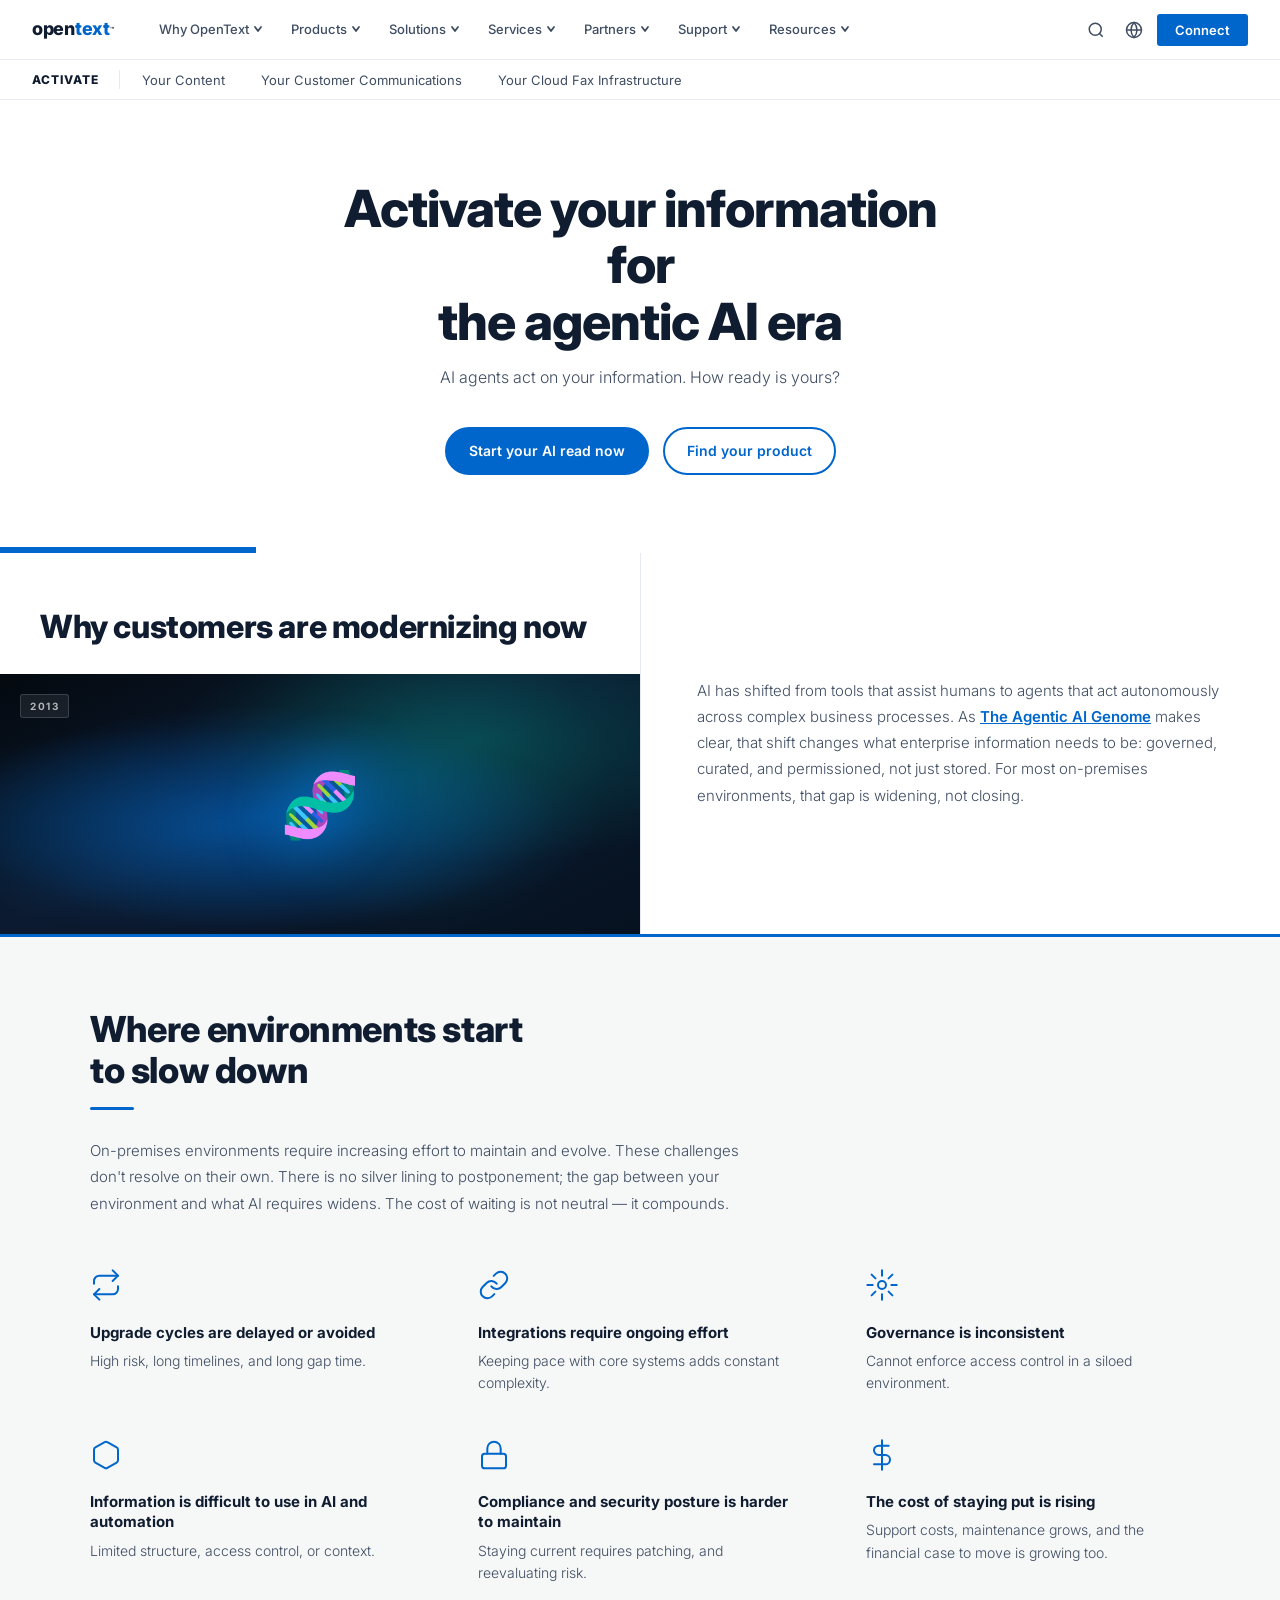
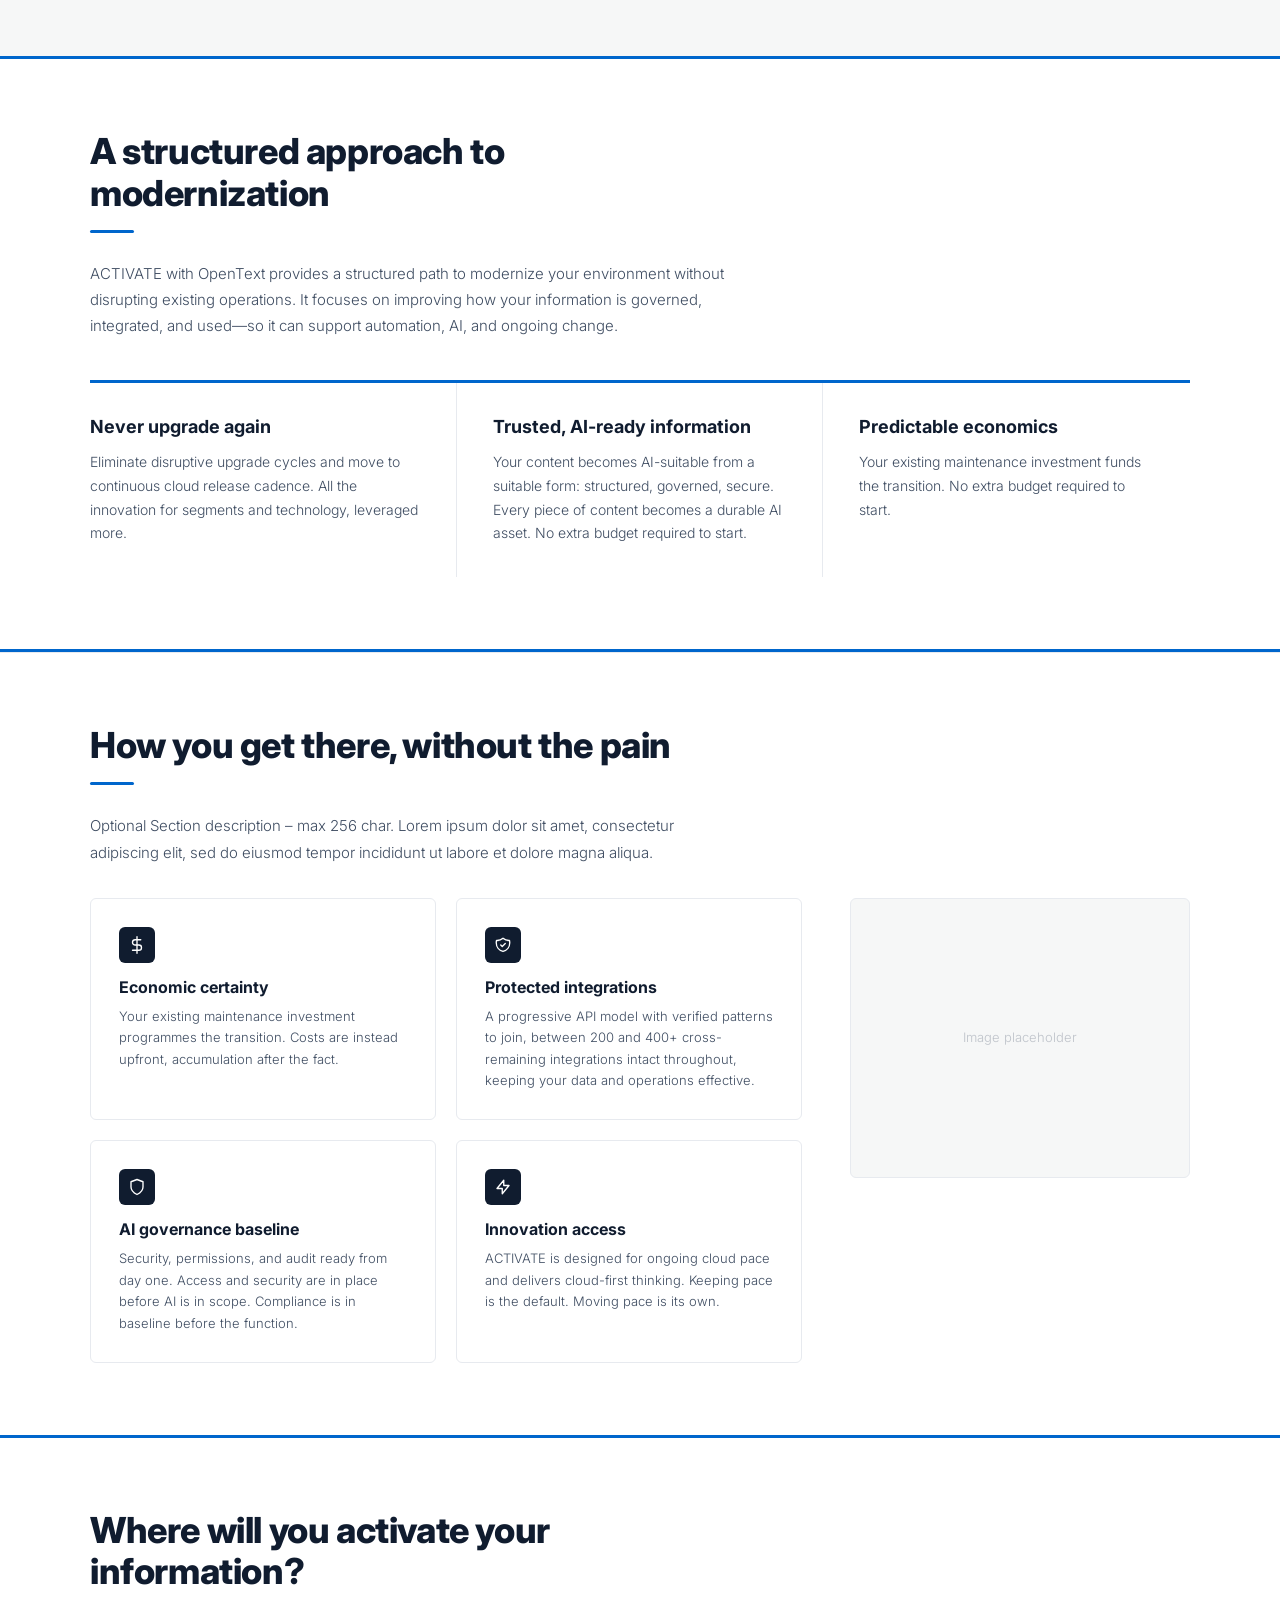
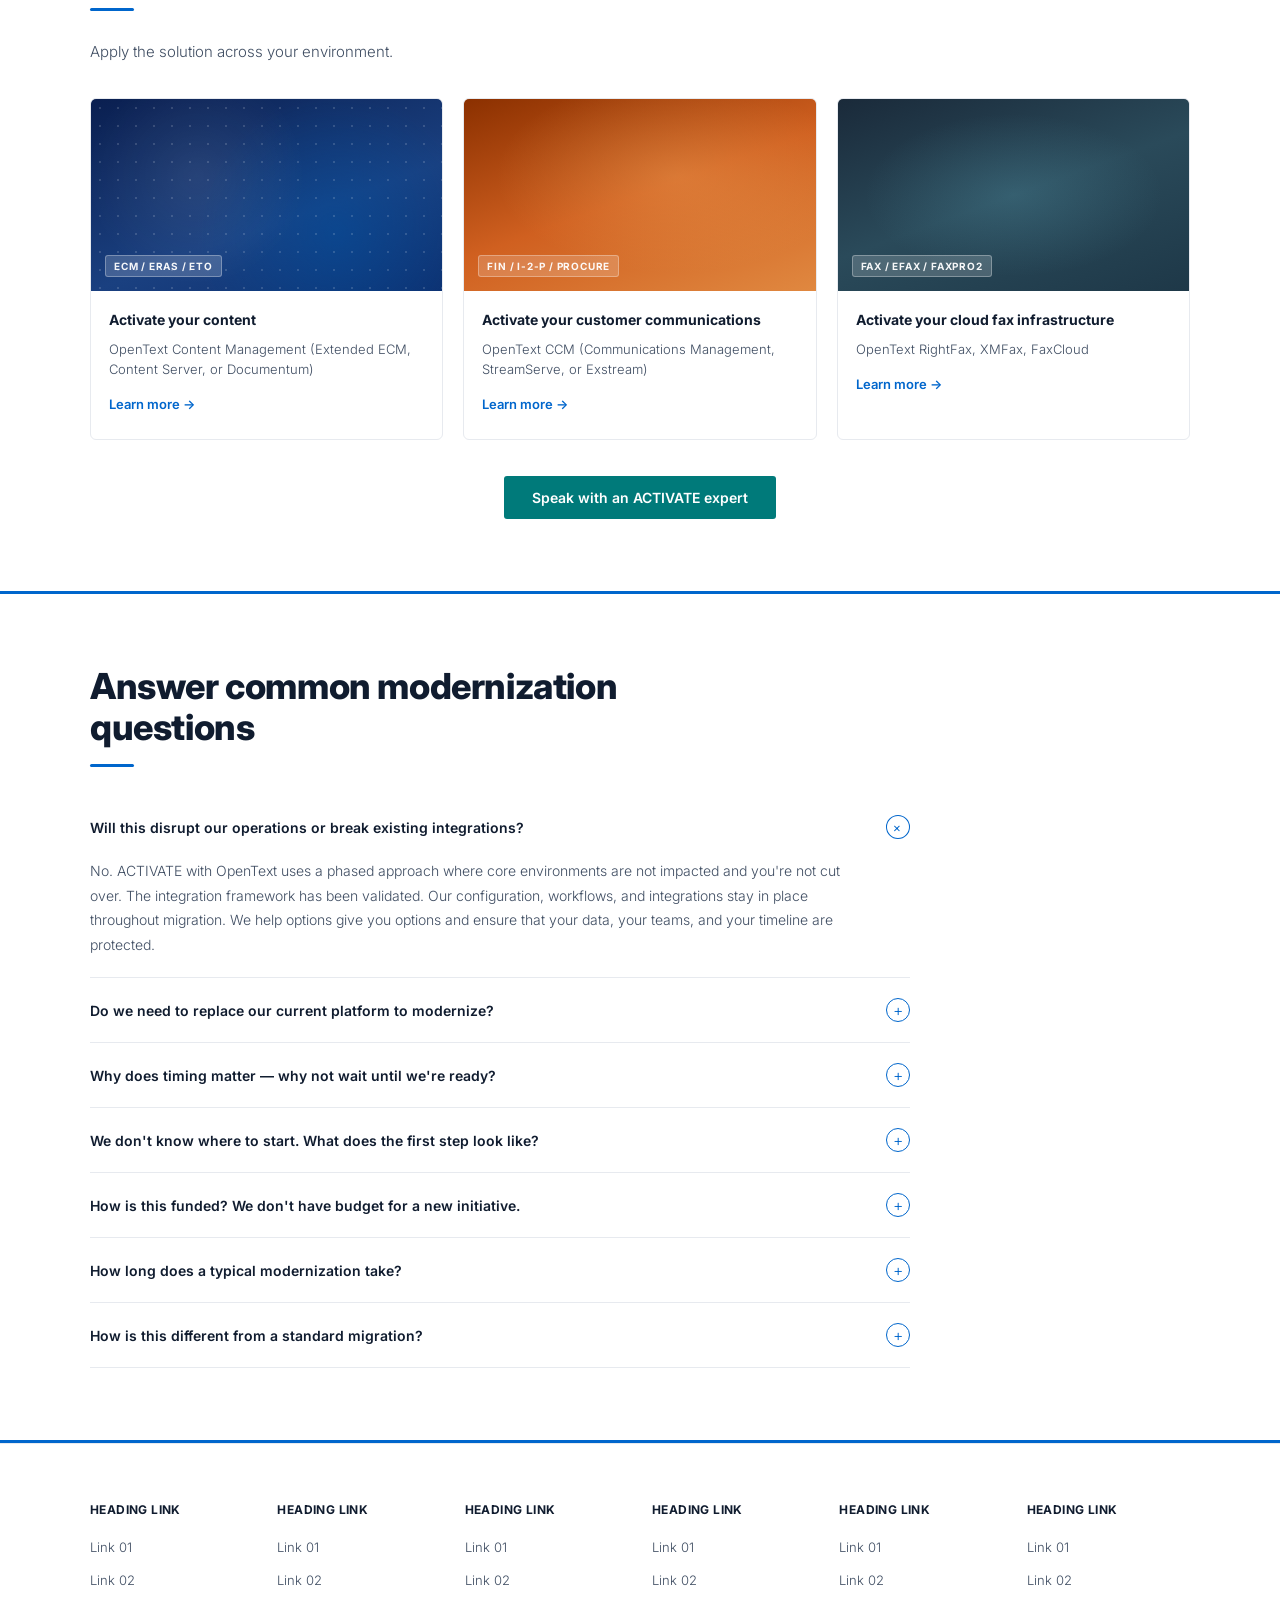
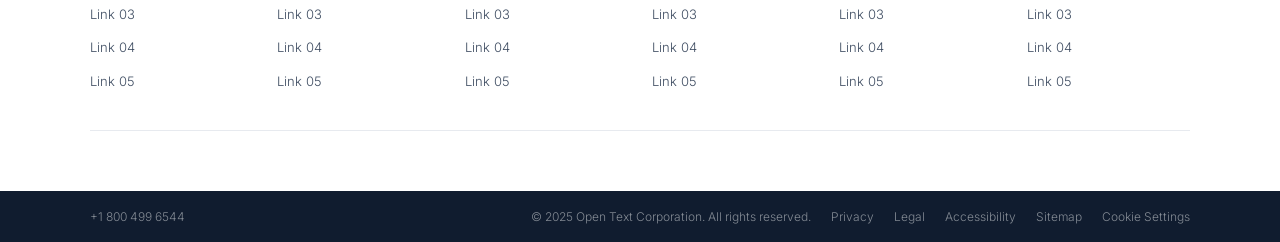
<file: index.html>
<!DOCTYPE html>
<html lang="en">
<head>
<meta charset="UTF-8">
<meta name="viewport" content="width=device-width, initial-scale=1.0">
<title>OpenText ACTIVATE – Activate your information for the agentic AI era</title>
<link rel="preconnect" href="https://fonts.googleapis.com">
<link rel="preconnect" href="https://fonts.gstatic.com" crossorigin>
<link href="https://fonts.googleapis.com/css2?family=Inter:ital,opsz,wght@0,14..32,100..900;1,14..32,100..900&display=swap" rel="stylesheet">
<style>
:root {
  --navy:   #101c2f;
  --blue:   #0066cc;
  --blue-d: #0052a3;
  --teal:   #007a7a;
  --teal-d: #005f5f;
  --body:   #3f4d62;
  --head:   #101c2f;
  --border: #e7eaef;
  --light:  #f6f7f7;
  --white:  #ffffff;
  --font:   'Inter', sans-serif;
  --nav-h:  60px; /* updated by JS on scroll for compact mode */
}
*, *::before, *::after { box-sizing: border-box; margin: 0; padding: 0; }
html { scroll-behavior: smooth; }
body { font-family: var(--font); font-size: 16px; font-weight: 300; line-height: 1.6; color: var(--body); background: var(--white); -webkit-font-smoothing: antialiased; }
.wrap { max-width: 1180px; margin: 0 auto; padding: 0 40px; }

/* ── MAIN NAV ── */
.main-nav {
  background: var(--white);
  border-bottom: 1px solid var(--border);
  height: var(--nav-h);
  position: sticky;
  top: 0;
  z-index: 300;
  transition: height .25s ease, box-shadow .25s ease;
}
.main-nav.compact {
  box-shadow: 0 2px 16px rgba(16,28,47,.09);
}
.main-nav-inner {
  max-width: 1440px;
  margin: 0 auto;
  padding: 0 32px;
  height: 100%;
  display: flex;
  align-items: center;
  justify-content: space-between;
}
.logo {
  font-size: 18px;
  font-weight: 800;
  color: var(--navy);
  text-decoration: none;
  letter-spacing: -.3px;
  flex-shrink: 0;
  display: flex;
  align-items: center;
  transition: font-size .25s;
}
.main-nav.compact .logo { font-size: 16px; }
.logo em { font-style: normal; color: var(--blue); }
.logo sup { font-size: 7px; font-weight: 400; vertical-align: super; }

/* Nav items */
.main-links {
  display: flex;
  align-items: stretch;
  gap: 0;
  list-style: none;
  height: var(--nav-h);
  transition: height .25s ease;
}
.main-links > li {
  display: flex;
  align-items: center;
  position: relative;
}
.nav-item-btn {
  background: none;
  border: none;
  cursor: pointer;
  font-family: var(--font);
  font-size: 13px;
  font-weight: 500;
  color: var(--body);
  padding: 0 14px;
  height: var(--nav-h);
  display: flex;
  align-items: center;
  gap: 4px;
  white-space: nowrap;
  border-bottom: 2px solid transparent;
  transition: color .15s, border-color .15s, height .25s;
  position: relative;
}
.nav-item-btn:focus-visible {
  outline: 2px solid var(--blue);
  outline-offset: -2px;
  border-radius: 3px;
}
.nav-item-btn:hover,
.main-links > li.open .nav-item-btn {
  color: var(--blue);
  border-bottom-color: var(--blue);
}
.nav-item-btn .chevron {
  width: 10px;
  height: 10px;
  stroke: currentColor;
  fill: none;
  transition: transform .2s;
  flex-shrink: 0;
}
.main-links > li.open .nav-item-btn .chevron {
  transform: rotate(180deg);
}

/* Nav actions */
.nav-actions { display: flex; align-items: center; gap: 8px; }
.icon-btn {
  background: none;
  border: none;
  cursor: pointer;
  color: var(--body);
  padding: 6px;
  display: flex;
  align-items: center;
  border-radius: 4px;
  transition: background .15s, color .15s;
}
.icon-btn:hover { background: var(--light); color: var(--blue); }
.icon-btn.active { color: var(--blue); background: var(--light); }
.icon-btn:focus-visible { outline: 2px solid var(--blue); outline-offset: 1px; }
.connect-btn {
  background: var(--blue);
  color: var(--white);
  border: none;
  border-radius: 3px;
  padding: 8px 18px;
  font-family: var(--font);
  font-size: 13px;
  font-weight: 600;
  cursor: pointer;
  transition: background .15s;
}
.connect-btn:hover { background: var(--blue-d); }
.connect-btn:focus-visible { outline: 2px solid var(--blue); outline-offset: 2px; }

/* ── LANGUAGE SWITCHER ── */
.lang-wrapper {
  position: relative;
}
.lang-panel {
  position: absolute;
  top: calc(100% + 10px);
  right: 0;
  width: 340px;
  background: var(--white);
  border: 1px solid var(--border);
  border-top: 2px solid var(--blue);
  border-radius: 0 0 4px 4px;
  box-shadow: 0 8px 32px rgba(16,28,47,.13);
  z-index: 400;
  opacity: 0;
  pointer-events: none;
  transform: translateY(-6px);
  transition: opacity .18s ease, transform .18s ease;
}
.lang-panel.visible {
  opacity: 1;
  pointer-events: all;
  transform: translateY(0);
}
.lang-panel-header {
  padding: 14px 16px 10px;
  border-bottom: 1px solid var(--border);
  display: flex;
  align-items: center;
  justify-content: space-between;
}
.lang-panel-title {
  font-size: 11px;
  font-weight: 700;
  letter-spacing: 1.5px;
  text-transform: uppercase;
  color: var(--blue);
}
.lang-panel-close {
  background: none;
  border: none;
  cursor: pointer;
  color: var(--body);
  padding: 2px;
  border-radius: 3px;
  display: flex;
  align-items: center;
  transition: color .12s;
}
.lang-panel-close:hover { color: var(--blue); }
.lang-panel-close:focus-visible { outline: 2px solid var(--blue); outline-offset: 1px; }
.lang-region {
  padding: 12px 16px 4px;
}
.lang-region-label {
  font-size: 9px;
  font-weight: 700;
  letter-spacing: 1.5px;
  text-transform: uppercase;
  color: var(--body);
  opacity: .45;
  margin-bottom: 6px;
}
.lang-grid {
  display: grid;
  grid-template-columns: 1fr 1fr;
  gap: 1px;
  margin-bottom: 8px;
}
.lang-opt {
  display: flex;
  align-items: center;
  gap: 7px;
  padding: 7px 8px;
  border-radius: 3px;
  font-size: 13px;
  font-weight: 400;
  color: var(--body);
  text-decoration: none;
  cursor: pointer;
  background: none;
  border: none;
  font-family: var(--font);
  text-align: left;
  transition: background .12s, color .12s;
}
.lang-opt:hover { background: rgba(0,102,204,.06); color: var(--blue); }
.lang-opt:focus-visible { outline: 2px solid var(--blue); outline-offset: 1px; }
.lang-opt.active { color: var(--blue); font-weight: 600; }
.lang-opt .lang-check {
  width: 14px;
  height: 14px;
  flex-shrink: 0;
  stroke: var(--blue);
  fill: none;
  opacity: 0;
}
.lang-opt.active .lang-check { opacity: 1; }
.lang-divider { height: 1px; background: var(--border); margin: 4px 16px; }

/* Hamburger (mobile only) */
.hamburger {
  display: none;
  background: none;
  border: none;
  cursor: pointer;
  padding: 6px;
  color: var(--body);
  border-radius: 4px;
  flex-direction: column;
  gap: 4px;
  transition: color .15s;
}
.hamburger:focus-visible { outline: 2px solid var(--blue); outline-offset: 1px; }
.hamburger span {
  display: block;
  width: 20px;
  height: 2px;
  background: currentColor;
  border-radius: 2px;
  transition: transform .25s, opacity .25s, width .25s;
  transform-origin: center;
}
.hamburger.open span:nth-child(1) { transform: translateY(6px) rotate(45deg); }
.hamburger.open span:nth-child(2) { opacity: 0; width: 0; }
.hamburger.open span:nth-child(3) { transform: translateY(-6px) rotate(-45deg); }

/* ── MEGA DROPDOWN ── */
.mega-panel {
  position: fixed;
  top: var(--nav-h);
  left: 0;
  right: 0;
  background: var(--white);
  border-top: 2px solid var(--blue);
  box-shadow: 0 12px 40px rgba(16,28,47,.12);
  z-index: 299;
  opacity: 0;
  pointer-events: none;
  transform: translateY(-8px);
  transition: opacity .2s ease, transform .2s ease, top .25s ease;
}
.mega-panel.visible {
  opacity: 1;
  pointer-events: all;
  transform: translateY(0);
}
.mega-panel-inner {
  max-width: 1440px;
  margin: 0 auto;
  padding: 40px 32px 48px;
  display: grid;
  gap: 0 48px;
  min-height: 280px;
  align-content: start;
}
.mega-panel-inner.cols-4 { grid-template-columns: repeat(4, 1fr); }
.mega-panel-inner.cols-3 { grid-template-columns: 2fr repeat(2, 1fr); }
.mega-panel-inner.cols-2 { grid-template-columns: 1fr 1fr; }

.mega-col-label {
  font-size: 10px;
  font-weight: 700;
  letter-spacing: 1.5px;
  text-transform: uppercase;
  color: var(--blue);
  margin-bottom: 16px;
  padding-bottom: 10px;
  border-bottom: 1px solid var(--border);
}
.mega-col ul { list-style: none; display: flex; flex-direction: column; gap: 2px; }
.mega-col ul a {
  font-size: 13px;
  font-weight: 400;
  color: var(--body);
  text-decoration: none;
  padding: 5px 4px;
  display: flex;
  align-items: center;
  gap: 6px;
  border-radius: 3px;
  transition: color .12s, background .12s;
}
.mega-col ul a:hover { color: var(--blue); background: rgba(0,102,204,.04); }
.mega-col ul a:focus-visible {
  outline: 2px solid var(--blue);
  outline-offset: 1px;
  color: var(--blue);
}
.mega-col ul a .link-arrow {
  opacity: 0;
  transition: opacity .12s, transform .12s;
  font-size: 11px;
}
.mega-col ul a:hover .link-arrow,
.mega-col ul a:focus-visible .link-arrow { opacity: 1; transform: translateX(2px); }

/* Featured promo tile in panel */
.mega-promo {
  background: var(--navy);
  border-radius: 6px;
  padding: 28px 24px;
  display: flex;
  flex-direction: column;
  gap: 12px;
}
.mega-promo-tag {
  display: inline-block;
  font-size: 10px;
  font-weight: 700;
  letter-spacing: 1px;
  text-transform: uppercase;
  color: rgba(255,255,255,.75);
  background: rgba(255,255,255,.1);
  border: 1px solid rgba(255,255,255,.2);
  border-radius: 3px;
  padding: 2px 8px;
  width: fit-content;
}
.mega-promo h4 {
  font-size: 16px;
  font-weight: 700;
  line-height: 1.3;
  color: #fff;
}
.mega-promo p {
  font-size: 13px;
  font-weight: 300;
  line-height: 1.6;
  color: rgba(255,255,255,.85); /* was .65 – improved contrast */
}
.mega-promo a {
  font-size: 13px;
  font-weight: 600;
  color: #7ec8ff;
  text-decoration: none;
  margin-top: auto;
}
.mega-promo a:hover { text-decoration: underline; }
.mega-promo a:focus-visible { outline: 2px solid #7ec8ff; outline-offset: 2px; border-radius: 2px; }

/* Overlay backdrop */
.nav-backdrop {
  position: fixed;
  inset: 0;
  top: var(--nav-h);
  background: rgba(16,28,47,.35);
  z-index: 298;
  opacity: 0;
  pointer-events: none;
  transition: opacity .2s ease, top .25s ease;
}
.nav-backdrop.visible { opacity: 1; pointer-events: all; }

/* Search overlay */
.search-overlay {
  position: fixed;
  top: var(--nav-h);
  left: 0;
  right: 0;
  background: var(--white);
  border-top: 2px solid var(--blue);
  box-shadow: 0 12px 40px rgba(16,28,47,.12);
  z-index: 299;
  padding: 32px;
  opacity: 0;
  pointer-events: none;
  transform: translateY(-8px);
  transition: opacity .2s ease, transform .2s ease, top .25s ease;
}
.search-overlay.visible {
  opacity: 1;
  pointer-events: all;
  transform: translateY(0);
}
.search-overlay-inner { max-width: 800px; margin: 0 auto; }
.search-overlay label {
  display: block;
  font-size: 11px;
  font-weight: 700;
  letter-spacing: 1.5px;
  text-transform: uppercase;
  color: var(--blue);
  margin-bottom: 12px;
}
.search-row {
  display: flex;
  align-items: center;
  border: 1.5px solid var(--border);
  border-radius: 4px;
  overflow: hidden;
  transition: border-color .15s;
}
.search-row:focus-within { border-color: var(--blue); }
.search-row input {
  flex: 1;
  border: none;
  outline: none;
  font-family: var(--font);
  font-size: 16px;
  font-weight: 300;
  color: var(--head);
  padding: 12px 16px;
  background: transparent;
}
.search-row button {
  background: var(--blue);
  border: none;
  cursor: pointer;
  padding: 12px 16px;
  display: flex;
  align-items: center;
  color: #fff;
  transition: background .15s;
}
.search-row button:hover { background: var(--blue-d); }
.search-row button:focus-visible { outline: 2px solid var(--blue-d); outline-offset: -3px; }
.search-suggest {
  margin-top: 16px;
  display: flex;
  gap: 8px;
  flex-wrap: wrap;
  align-items: center;
}
.search-suggest span {
  font-size: 11px;
  font-weight: 700;
  letter-spacing: 1px;
  text-transform: uppercase;
  color: var(--body);
  opacity: .5;
  margin-right: 4px;
}
.search-suggest a {
  font-size: 12px;
  font-weight: 500;
  color: var(--blue);
  text-decoration: none;
  background: rgba(0,102,204,.07);
  border-radius: 100px;
  padding: 3px 10px;
}
.search-suggest a:hover { background: rgba(0,102,204,.14); }
.search-suggest a:focus-visible { outline: 2px solid var(--blue); outline-offset: 1px; }

/* ── SUB NAV ── */
.sub-nav {
  background: var(--white);
  border-bottom: 1px solid var(--border);
  height: 40px;
  position: sticky;
  top: var(--nav-h);
  z-index: 199;
  transition: top .25s ease;
}
.sub-nav-inner { max-width: 1440px; margin: 0 auto; padding: 0 32px; height: 100%; display: flex; align-items: center; gap: 0; }
.sub-nav-brand { font-size: 12px; font-weight: 800; color: var(--navy); letter-spacing: 1px; text-transform: uppercase; padding-right: 20px; border-right: 1px solid var(--border); margin-right: 4px; flex-shrink: 0; }
.sub-nav-links { display: flex; align-items: stretch; gap: 0; height: 40px; overflow-x: auto; }
.sub-nav-links a {
  font-size: 13px;
  font-weight: 400;
  color: var(--body);
  text-decoration: none;
  padding: 0 18px;
  line-height: 40px;
  white-space: nowrap;
  border-bottom: 2px solid transparent;
  transition: color .15s, border-color .15s;
  display: block;
}
.sub-nav-links a:hover { color: var(--blue); border-bottom-color: rgba(0,102,204,.3); }
.sub-nav-links a.active { color: var(--blue); border-bottom-color: var(--blue); font-weight: 500; }
.sub-nav-links a:focus-visible { outline: 2px solid var(--blue); outline-offset: -2px; }

/* ── MOBILE DRAWER ── */
.mob-overlay {
  display: none;
  position: fixed;
  inset: 0;
  background: rgba(16,28,47,.5);
  z-index: 400;
  opacity: 0;
  transition: opacity .25s;
}
.mob-overlay.open { opacity: 1; }
.mob-drawer {
  position: fixed;
  top: 0;
  right: 0;
  bottom: 0;
  width: min(340px, 90vw);
  background: var(--white);
  z-index: 401;
  display: flex;
  flex-direction: column;
  transform: translateX(100%);
  transition: transform .28s cubic-bezier(.4,0,.2,1);
  overflow: hidden;
}
.mob-drawer.open { transform: translateX(0); }
.mob-drawer-header {
  display: flex;
  align-items: center;
  justify-content: space-between;
  padding: 0 20px;
  height: 60px;
  border-bottom: 1px solid var(--border);
  flex-shrink: 0;
}
.mob-close {
  background: none;
  border: none;
  cursor: pointer;
  color: var(--body);
  padding: 6px;
  border-radius: 4px;
  display: flex;
  align-items: center;
  transition: color .15s, background .15s;
}
.mob-close:hover { color: var(--blue); background: var(--light); }
.mob-close:focus-visible { outline: 2px solid var(--blue); outline-offset: 1px; }
.mob-nav { flex: 1; overflow-y: auto; padding: 8px 0; }
.mob-acc-item { border-bottom: 1px solid var(--border); }
.mob-acc-btn {
  width: 100%;
  background: none;
  border: none;
  cursor: pointer;
  font-family: var(--font);
  font-size: 14px;
  font-weight: 500;
  color: var(--head);
  padding: 14px 20px;
  display: flex;
  align-items: center;
  justify-content: space-between;
  text-align: left;
  transition: color .15s;
}
.mob-acc-btn:hover { color: var(--blue); }
.mob-acc-btn:focus-visible { outline: 2px solid var(--blue); outline-offset: -2px; }
.mob-acc-btn .chevron {
  width: 12px;
  height: 12px;
  stroke: currentColor;
  fill: none;
  transition: transform .2s;
  flex-shrink: 0;
}
.mob-acc-item.open .mob-acc-btn .chevron { transform: rotate(180deg); }
.mob-acc-body {
  max-height: 0;
  overflow: hidden;
  transition: max-height .3s ease;
  background: var(--light);
}
.mob-acc-item.open .mob-acc-body { max-height: 600px; }
.mob-acc-section { padding: 12px 20px 4px; }
.mob-acc-section-label {
  font-size: 10px;
  font-weight: 700;
  letter-spacing: 1.5px;
  text-transform: uppercase;
  color: var(--blue);
  margin-bottom: 4px;
}
.mob-acc-body a {
  display: block;
  font-size: 13px;
  font-weight: 400;
  color: var(--body);
  text-decoration: none;
  padding: 7px 20px;
  transition: color .12s, background .12s;
}
.mob-acc-body a:hover { color: var(--blue); background: rgba(0,102,204,.05); }
.mob-acc-body a:focus-visible { outline: 2px solid var(--blue); outline-offset: -2px; }
.mob-drawer-footer {
  padding: 16px 20px;
  border-top: 1px solid var(--border);
  flex-shrink: 0;
  display: flex;
  flex-direction: column;
  gap: 10px;
}
.mob-drawer-footer .connect-btn { width: 100%; text-align: center; padding: 11px; font-size: 14px; }

/* ── DIVIDER ── */
.rule { height: 3px; background: var(--blue); }
.hero-rule { height: 6px; width: 20%; background: var(--blue); }

/* ── HERO ── */
.hero { background: var(--white); padding: 80px 40px 72px; text-align: center; }
.hero h1 { font-size: clamp(28px, 4vw, 52px); font-weight: 800; line-height: 1.1; letter-spacing: -1px; color: var(--head); max-width: 640px; margin: 0 auto 16px; }
.hero p { font-size: 16px; font-weight: 300; color: var(--body); max-width: 440px; margin: 0 auto 36px; }
.hero-btns { display: flex; gap: 14px; justify-content: center; flex-wrap: wrap; }
.btn-primary { background: var(--blue); color: var(--white); border: 2px solid var(--blue); border-radius: 100px; padding: 11px 22px; font-family: var(--font); font-size: 14px; font-weight: 600; text-decoration: none; display: inline-block; cursor: pointer; transition: background .15s; }
.btn-primary:hover { background: var(--blue-d); border-color: var(--blue-d); }
.btn-outline { background: transparent; color: var(--blue); border: 2px solid var(--blue); border-radius: 100px; padding: 11px 22px; font-family: var(--font); font-size: 14px; font-weight: 600; text-decoration: none; display: inline-block; cursor: pointer; transition: background .15s; }
.btn-outline:hover { background: rgba(0,102,204,.06); }

/* ── WHY CUSTOMERS ── */
.why { background: var(--white); }
.why-grid { display: grid; grid-template-columns: 1fr 1fr; min-height: 380px; }
.why-left { display: flex; flex-direction: column; }
.why-heading { padding: 56px 48px 28px 40px; }
.why-heading h2 { font-size: clamp(22px, 2.5vw, 34px); font-weight: 800; line-height: 1.15; letter-spacing: -.4px; color: var(--head); }
.why-photo {
  flex: 1;
  background:
    radial-gradient(ellipse at 40% 55%, rgba(0,110,220,.4) 0%, transparent 55%),
    radial-gradient(ellipse at 75% 25%, rgba(0,180,160,.25) 0%, transparent 45%),
    linear-gradient(155deg, #04090f 0%, #0b1a30 45%, #061220 100%);
  position: relative; overflow: hidden;
  min-height: 260px;
  display: flex; align-items: center; justify-content: center;
}
.why-photo::before {
  content: '';
  position: absolute; inset: 0;
  background:
    radial-gradient(ellipse 60% 40% at 35% 60%, rgba(0,140,255,.22) 0%, transparent 100%),
    radial-gradient(ellipse 30% 60% at 65% 40%, rgba(0,200,180,.12) 0%, transparent 100%);
}
.why-photo-label {
  position: absolute; top: 20px; left: 20px;
  background: rgba(255,255,255,.08);
  border: 1px solid rgba(255,255,255,.15);
  border-radius: 3px;
  color: rgba(246,247,247,.7);
  font-size: 10px; font-weight: 700; letter-spacing: 1.5px;
  padding: 3px 9px; text-transform: uppercase;
}
.why-photo-icon { font-size: 64px; position: relative; filter: drop-shadow(0 0 28px rgba(0,140,255,.7)); }
.why-right { padding: 56px 48px 56px 56px; display: flex; flex-direction: column; justify-content: center; border-left: 1px solid var(--border); }
.why-right p { font-size: 15px; font-weight: 300; line-height: 1.75; color: var(--body); margin-bottom: 20px; }
.why-right p:last-child { margin-bottom: 0; }
.why-link { color: var(--blue); font-weight: 600; text-decoration: none; }
.why-link:hover { text-decoration: underline; }

/* ── SECTION LABEL / HEADING PATTERN ── */
.s-label { display: block; font-size: 11px; font-weight: 700; letter-spacing: 2px; text-transform: uppercase; color: var(--blue); margin-bottom: 8px; }
.s-title { font-size: clamp(22px, 2.8vw, 38px); font-weight: 800; line-height: 1.15; letter-spacing: -.4px; color: var(--head); margin-bottom: 16px; }
.s-rule { width: 44px; height: 3px; background: var(--blue); border-radius: 2px; margin-bottom: 28px; }
.s-body { font-size: 15px; font-weight: 300; line-height: 1.75; color: var(--body); }

/* ── PAIN POINTS ── */
.pain-section { background: var(--light); padding: 72px 0; }
.pain-grid { display: grid; grid-template-columns: repeat(3, 1fr); gap: 44px 64px; }
.pain-icon { color: var(--blue); margin-bottom: 14px; }
.pain-icon svg { width: 32px; height: 32px; }
.pain-h { font-size: 15px; font-weight: 700; line-height: 1.35; color: var(--head); margin-bottom: 7px; }
.pain-p { font-size: 14px; font-weight: 300; line-height: 1.6; color: var(--body); }

/* ── APPROACH ── */
.approach-section { background: var(--white); padding: 72px 0; }
.approach-cols { display: grid; grid-template-columns: repeat(3, 1fr); border-top: 3px solid var(--blue); margin-top: 40px; }
.approach-col { padding: 32px 36px 32px 0; border-right: 1px solid var(--border); position: relative; }
.approach-col:not(:first-child) { padding-left: 36px; }
.approach-col:last-child { border-right: none; }
.approach-h { font-size: 18px; font-weight: 700; line-height: 1.3; color: var(--head); margin-bottom: 12px; }
.approach-p { font-size: 14px; font-weight: 300; line-height: 1.7; color: var(--body); }

/* ── HOW YOU GET THERE ── */
.howto-section { background: var(--white); padding: 72px 0; border-top: 1px solid var(--border); }
.howto-layout { display: grid; grid-template-columns: 1fr 340px; gap: 48px; align-items: start; }
.howto-grid { display: grid; grid-template-columns: 1fr 1fr; gap: 20px; }
.howto-card { background: var(--white); border: 1px solid var(--border); border-radius: 6px; padding: 28px; }
.howto-icon { width: 36px; height: 36px; border-radius: 6px; background: var(--navy); display: flex; align-items: center; justify-content: center; margin-bottom: 14px; }
.howto-icon svg { width: 18px; height: 18px; stroke: #fff; fill: none; }
.howto-h { font-size: 16px; font-weight: 700; line-height: 1.3; color: var(--head); margin-bottom: 8px; }
.howto-p { font-size: 13px; font-weight: 300; line-height: 1.65; color: var(--body); }
.howto-placeholder {
  background: var(--light);
  border: 1px solid var(--border);
  border-radius: 6px;
  height: 280px;
  display: flex; align-items: center; justify-content: center;
  color: rgba(63,77,98,.3);
  font-size: 13px;
}

/* ── WHERE ── */
.where-section { background: var(--white); padding: 72px 0; }
.where-cards { display: grid; grid-template-columns: repeat(3, 1fr); gap: 20px; margin-bottom: 36px; }
.where-card { border: 1px solid var(--border); border-radius: 6px; overflow: hidden; }
.where-img { height: 192px; position: relative; display: flex; align-items: flex-end; padding: 14px; }

/* Photo-like card backgrounds */
.where-img--blue {
  background:
    radial-gradient(circle at 30% 40%, rgba(255,255,255,.08) 0%, transparent 40%),
    radial-gradient(circle at 70% 70%, rgba(0,80,160,.5) 0%, transparent 50%),
    linear-gradient(160deg, #0a1f50 0%, #1a4080 60%, #0d3070 100%);
}
.where-img--blue::after {
  content: '';
  position: absolute; inset: 0;
  background-image: radial-gradient(circle, rgba(255,255,255,.15) 1px, transparent 1px);
  background-size: 18px 18px;
}
.where-img--amber {
  background: linear-gradient(160deg, #8b3000 0%, #d06020 50%, #e08840 100%);
}
.where-img--amber::after {
  content: '';
  position: absolute; inset: 0;
  background: radial-gradient(ellipse at 60% 40%, rgba(255,200,120,.25) 0%, transparent 60%);
}
.where-img--teal {
  background: linear-gradient(160deg, #1a2a3a 0%, #2a4a5a 50%, #1e3848 100%);
}
.where-img--teal::after {
  content: '';
  position: absolute; inset: 0;
  background: radial-gradient(ellipse at 50% 50%, rgba(100,180,200,.2) 0%, transparent 60%);
}
.where-tag { position: relative; z-index: 1; background: rgba(255,255,255,.18); border: 1px solid rgba(255,255,255,.3); border-radius: 3px; color: rgba(255,255,255,.95); font-size: 10px; font-weight: 700; letter-spacing: .8px; text-transform: uppercase; padding: 2px 8px; }
.where-body { padding: 18px 18px 22px; }
.where-h { font-size: 14px; font-weight: 700; color: var(--head); margin-bottom: 8px; }
.where-p { font-size: 13px; font-weight: 300; line-height: 1.55; color: var(--body); margin-bottom: 12px; }
.where-link { font-size: 13px; font-weight: 600; color: var(--blue); text-decoration: none; }
.where-link::after { content: ' →'; }
.where-link:hover { text-decoration: underline; }
.where-cta { text-align: center; }
.btn-teal { background: var(--teal); color: var(--white); border: none; border-radius: 3px; padding: 13px 28px; font-family: var(--font); font-size: 14px; font-weight: 600; cursor: pointer; transition: background .15s; }
.btn-teal:hover { background: var(--teal-d); }

/* ── FAQ ── */
.faq-section { background: var(--white); padding: 72px 0; }
.faq-list { max-width: 820px; }
.faq-item { border-bottom: 1px solid var(--border); }
.faq-btn {
  width: 100%; background: none; border: none; text-align: left; cursor: pointer;
  padding: 20px 0;
  font-family: var(--font); font-size: 14px; font-weight: 600; line-height: 1.4; color: var(--head);
  display: flex; justify-content: space-between; align-items: center; gap: 16px;
}
.faq-toggle {
  flex-shrink: 0; width: 24px; height: 24px;
  border: 1.5px solid var(--blue); border-radius: 50%;
  color: var(--blue);
  display: flex; align-items: center; justify-content: center;
  font-size: 16px; font-weight: 300; line-height: 1;
  transition: transform .2s;
}
.faq-item.open .faq-toggle { transform: rotate(45deg); }
.faq-body { max-height: 0; overflow: hidden; transition: max-height .3s ease; }
.faq-item.open .faq-body { max-height: 300px; }
.faq-body p { padding: 0 40px 20px 0; font-size: 14px; font-weight: 300; line-height: 1.75; color: var(--body); }

/* ── FOOTER ── */
.footer { background: var(--white); padding: 56px 0 32px; border-top: 1px solid var(--border); }
.footer-grid { display: grid; grid-template-columns: repeat(6, 1fr); gap: 24px; padding-bottom: 36px; border-bottom: 1px solid var(--border); margin-bottom: 28px; }
.footer-col-h { font-size: 12px; font-weight: 700; letter-spacing: .4px; text-transform: uppercase; color: var(--head); margin-bottom: 14px; }
.footer-col ul { list-style: none; display: flex; flex-direction: column; gap: 8px; }
.footer-col ul a { font-size: 13px; font-weight: 300; color: var(--body); text-decoration: none; }
.footer-col ul a:hover { color: var(--blue); }
.footer-bottom { background: var(--navy); padding: 16px 0; }
.footer-bottom-inner { max-width: 1180px; margin: 0 auto; padding: 0 40px; display: flex; justify-content: space-between; align-items: center; flex-wrap: wrap; gap: 12px; font-size: 12px; color: rgba(246,247,247,.5); }
.footer-legal { display: flex; gap: 20px; flex-wrap: wrap; }
.footer-legal a { color: rgba(246,247,247,.5); text-decoration: none; font-size: 12px; }
.footer-legal a:hover { color: #f6f7f7; }

/* ── RESPONSIVE ── */
@media (max-width: 1024px) {
  .howto-layout { grid-template-columns: 1fr; }
  .howto-placeholder { display: none; }
  .footer-grid { grid-template-columns: repeat(3,1fr); }
}
@media (max-width: 900px) {
  .why-grid { grid-template-columns: 1fr; }
  .pain-grid { grid-template-columns: 1fr 1fr; }
  .approach-cols { grid-template-columns: 1fr; }
  .approach-col { border-right: none; border-bottom: 1px solid var(--border); padding-left: 0 !important; }
  .approach-col:last-child { border-bottom: none; }
  .howto-grid { grid-template-columns: 1fr 1fr; }
  .where-cards { grid-template-columns: 1fr 1fr; }
}
@media (max-width: 768px) {
  .main-links { display: none; }
  .hamburger { display: flex; }
  .mob-overlay { display: block; }
  /* mega panels disabled on mobile – handled by drawer */
  .mega-panel, .search-overlay { display: none; }
  .connect-btn.desktop-only { display: none; }
  .main-nav-inner { padding: 0 20px; }
  .sub-nav-inner { padding: 0 16px; }
  .sub-nav-brand { padding-right: 14px; margin-right: 0; font-size: 11px; }
  .sub-nav-links a { padding: 0 12px; font-size: 12px; }
}
@media (max-width: 640px) {
  .wrap { padding: 0 20px; }
  .pain-grid, .howto-grid, .where-cards, .footer-grid { grid-template-columns: 1fr; }
}
</style>
</head>
<body>

<!-- NAV BACKDROP -->
<div class="nav-backdrop" id="navBackdrop"></div>

<!-- MAIN NAV -->
<header class="main-nav" id="mainNav">
  <div class="main-nav-inner">
    <div style="display:flex;align-items:center;gap:0;">
      <a class="logo" href="#" style="margin-right:32px;">open<em>text</em><sup>™</sup></a>
      <ul class="main-links" id="mainLinks">
        <li data-panel="why">
          <button class="nav-item-btn" aria-expanded="false" aria-haspopup="true">
            Why OpenText
            <svg class="chevron" viewBox="0 0 10 10" stroke-width="1.8" stroke-linecap="round" stroke-linejoin="round"><polyline points="2,3 5,7 8,3"/></svg>
          </button>
        </li>
        <li data-panel="products">
          <button class="nav-item-btn" aria-expanded="false" aria-haspopup="true">
            Products
            <svg class="chevron" viewBox="0 0 10 10" stroke-width="1.8" stroke-linecap="round" stroke-linejoin="round"><polyline points="2,3 5,7 8,3"/></svg>
          </button>
        </li>
        <li data-panel="solutions">
          <button class="nav-item-btn" aria-expanded="false" aria-haspopup="true">
            Solutions
            <svg class="chevron" viewBox="0 0 10 10" stroke-width="1.8" stroke-linecap="round" stroke-linejoin="round"><polyline points="2,3 5,7 8,3"/></svg>
          </button>
        </li>
        <li data-panel="services">
          <button class="nav-item-btn" aria-expanded="false" aria-haspopup="true">
            Services
            <svg class="chevron" viewBox="0 0 10 10" stroke-width="1.8" stroke-linecap="round" stroke-linejoin="round"><polyline points="2,3 5,7 8,3"/></svg>
          </button>
        </li>
        <li data-panel="partners">
          <button class="nav-item-btn" aria-expanded="false" aria-haspopup="true">
            Partners
            <svg class="chevron" viewBox="0 0 10 10" stroke-width="1.8" stroke-linecap="round" stroke-linejoin="round"><polyline points="2,3 5,7 8,3"/></svg>
          </button>
        </li>
        <li data-panel="support">
          <button class="nav-item-btn" aria-expanded="false" aria-haspopup="true">
            Support
            <svg class="chevron" viewBox="0 0 10 10" stroke-width="1.8" stroke-linecap="round" stroke-linejoin="round"><polyline points="2,3 5,7 8,3"/></svg>
          </button>
        </li>
        <li data-panel="resources">
          <button class="nav-item-btn" aria-expanded="false" aria-haspopup="true">
            Resources
            <svg class="chevron" viewBox="0 0 10 10" stroke-width="1.8" stroke-linecap="round" stroke-linejoin="round"><polyline points="2,3 5,7 8,3"/></svg>
          </button>
        </li>
      </ul>
    </div>
    <div class="nav-actions">
      <button class="icon-btn" id="searchToggle" aria-label="Search" aria-expanded="false">
        <svg width="18" height="18" fill="none" viewBox="0 0 24 24" stroke="currentColor" stroke-width="2"><circle cx="11" cy="11" r="8"/><path d="m21 21-4.35-4.35"/></svg>
      </button>
      <div class="lang-wrapper">
        <button class="icon-btn" id="langToggle" aria-label="Select language" aria-expanded="false" aria-haspopup="true">
          <svg width="18" height="18" fill="none" viewBox="0 0 24 24" stroke="currentColor" stroke-width="2"><circle cx="12" cy="12" r="10"/><path d="M2 12h20M12 2a15.3 15.3 0 0 1 4 10 15.3 15.3 0 0 1-4 10 15.3 15.3 0 0 1-4-10 15.3 15.3 0 0 1 4-10z"/></svg>
        </button>
        <div class="lang-panel" id="langPanel" role="dialog" aria-label="Language and region selector">
          <div class="lang-panel-header">
            <span class="lang-panel-title">Language / Region</span>
            <button class="lang-panel-close" id="langPanelClose" aria-label="Close language selector">
              <svg width="14" height="14" fill="none" viewBox="0 0 24 24" stroke="currentColor" stroke-width="2.5"><line x1="18" y1="6" x2="6" y2="18"/><line x1="6" y1="6" x2="18" y2="18"/></svg>
            </button>
          </div>

          <div class="lang-region">
            <p class="lang-region-label">Americas</p>
            <div class="lang-grid">
              <button class="lang-opt active" data-lang="en">
                <svg class="lang-check" viewBox="0 0 24 24" stroke-width="2.5" stroke-linecap="round" stroke-linejoin="round"><polyline points="20 6 9 17 4 12"/></svg>
                English
              </button>
              <button class="lang-opt" data-lang="pt-br">
                <svg class="lang-check" viewBox="0 0 24 24" stroke-width="2.5" stroke-linecap="round" stroke-linejoin="round"><polyline points="20 6 9 17 4 12"/></svg>
                Português (Brasil)
              </button>
              <button class="lang-opt" data-lang="es">
                <svg class="lang-check" viewBox="0 0 24 24" stroke-width="2.5" stroke-linecap="round" stroke-linejoin="round"><polyline points="20 6 9 17 4 12"/></svg>
                Español
              </button>
              <button class="lang-opt" data-lang="fr-ca">
                <svg class="lang-check" viewBox="0 0 24 24" stroke-width="2.5" stroke-linecap="round" stroke-linejoin="round"><polyline points="20 6 9 17 4 12"/></svg>
                Français (Canada)
              </button>
            </div>
          </div>

          <div class="lang-divider"></div>

          <div class="lang-region">
            <p class="lang-region-label">Europe</p>
            <div class="lang-grid">
              <button class="lang-opt" data-lang="de">
                <svg class="lang-check" viewBox="0 0 24 24" stroke-width="2.5" stroke-linecap="round" stroke-linejoin="round"><polyline points="20 6 9 17 4 12"/></svg>
                Deutsch
              </button>
              <button class="lang-opt" data-lang="fr">
                <svg class="lang-check" viewBox="0 0 24 24" stroke-width="2.5" stroke-linecap="round" stroke-linejoin="round"><polyline points="20 6 9 17 4 12"/></svg>
                Français
              </button>
              <button class="lang-opt" data-lang="it">
                <svg class="lang-check" viewBox="0 0 24 24" stroke-width="2.5" stroke-linecap="round" stroke-linejoin="round"><polyline points="20 6 9 17 4 12"/></svg>
                Italiano
              </button>
              <button class="lang-opt" data-lang="nl">
                <svg class="lang-check" viewBox="0 0 24 24" stroke-width="2.5" stroke-linecap="round" stroke-linejoin="round"><polyline points="20 6 9 17 4 12"/></svg>
                Nederlands
              </button>
              <button class="lang-opt" data-lang="sv">
                <svg class="lang-check" viewBox="0 0 24 24" stroke-width="2.5" stroke-linecap="round" stroke-linejoin="round"><polyline points="20 6 9 17 4 12"/></svg>
                Svenska
              </button>
              <button class="lang-opt" data-lang="no">
                <svg class="lang-check" viewBox="0 0 24 24" stroke-width="2.5" stroke-linecap="round" stroke-linejoin="round"><polyline points="20 6 9 17 4 12"/></svg>
                Norsk
              </button>
              <button class="lang-opt" data-lang="da">
                <svg class="lang-check" viewBox="0 0 24 24" stroke-width="2.5" stroke-linecap="round" stroke-linejoin="round"><polyline points="20 6 9 17 4 12"/></svg>
                Dansk
              </button>
              <button class="lang-opt" data-lang="fi">
                <svg class="lang-check" viewBox="0 0 24 24" stroke-width="2.5" stroke-linecap="round" stroke-linejoin="round"><polyline points="20 6 9 17 4 12"/></svg>
                Suomi
              </button>
            </div>
          </div>

          <div class="lang-divider"></div>

          <div class="lang-region" style="padding-bottom:16px;">
            <p class="lang-region-label">Asia Pacific</p>
            <div class="lang-grid">
              <button class="lang-opt" data-lang="ja">
                <svg class="lang-check" viewBox="0 0 24 24" stroke-width="2.5" stroke-linecap="round" stroke-linejoin="round"><polyline points="20 6 9 17 4 12"/></svg>
                日本語
              </button>
              <button class="lang-opt" data-lang="zh-cn">
                <svg class="lang-check" viewBox="0 0 24 24" stroke-width="2.5" stroke-linecap="round" stroke-linejoin="round"><polyline points="20 6 9 17 4 12"/></svg>
                中文 (简体)
              </button>
              <button class="lang-opt" data-lang="zh-tw">
                <svg class="lang-check" viewBox="0 0 24 24" stroke-width="2.5" stroke-linecap="round" stroke-linejoin="round"><polyline points="20 6 9 17 4 12"/></svg>
                中文 (繁體)
              </button>
              <button class="lang-opt" data-lang="ko">
                <svg class="lang-check" viewBox="0 0 24 24" stroke-width="2.5" stroke-linecap="round" stroke-linejoin="round"><polyline points="20 6 9 17 4 12"/></svg>
                한국어
              </button>
            </div>
          </div>
        </div>
      </div>
      <button class="connect-btn desktop-only">Connect</button>
      <button class="hamburger" id="hamburger" aria-label="Open menu" aria-expanded="false" aria-controls="mobDrawer">
        <span></span><span></span><span></span>
      </button>
    </div>
  </div>
</header>

<!-- MOBILE DRAWER -->
<div class="mob-overlay" id="mobOverlay" aria-hidden="true"></div>
<div class="mob-drawer" id="mobDrawer" role="dialog" aria-modal="true" aria-label="Navigation menu" aria-hidden="true">
  <div class="mob-drawer-header">
    <a class="logo" href="#">open<em>text</em><sup>™</sup></a>
    <button class="mob-close" id="mobClose" aria-label="Close menu">
      <svg width="18" height="18" fill="none" viewBox="0 0 24 24" stroke="currentColor" stroke-width="2"><line x1="18" y1="6" x2="6" y2="18"/><line x1="6" y1="6" x2="18" y2="18"/></svg>
    </button>
  </div>
  <nav class="mob-nav" id="mobNav">

    <div class="mob-acc-item">
      <button class="mob-acc-btn" aria-expanded="false">Why OpenText <svg class="chevron" viewBox="0 0 10 10" stroke-width="1.8" stroke-linecap="round" stroke-linejoin="round"><polyline points="2,3 5,7 8,3"/></svg></button>
      <div class="mob-acc-body">
        <div class="mob-acc-section"><p class="mob-acc-section-label">Our Story</p></div>
        <a href="#">Company Overview</a><a href="#">Leadership</a><a href="#">Innovation &amp; AI</a><a href="#">Newsroom</a>
        <div class="mob-acc-section"><p class="mob-acc-section-label">Customer Success</p></div>
        <a href="#">Customer Stories</a><a href="#">Analyst Recognition</a>
        <div class="mob-acc-section"><p class="mob-acc-section-label">Responsibility</p></div>
        <a href="#">Sustainability</a><a href="#">Diversity &amp; Inclusion</a>
      </div>
    </div>

    <div class="mob-acc-item">
      <button class="mob-acc-btn" aria-expanded="false">Products <svg class="chevron" viewBox="0 0 10 10" stroke-width="1.8" stroke-linecap="round" stroke-linejoin="round"><polyline points="2,3 5,7 8,3"/></svg></button>
      <div class="mob-acc-body">
        <div class="mob-acc-section"><p class="mob-acc-section-label">Content Management</p></div>
        <a href="#">Extended ECM</a><a href="#">Content Server</a><a href="#">Documentum</a><a href="#">OpenText Core</a>
        <div class="mob-acc-section"><p class="mob-acc-section-label">Business Network</p></div>
        <a href="#">Trading Grid</a><a href="#">Exstream / CCM</a><a href="#">RightFax</a>
        <div class="mob-acc-section"><p class="mob-acc-section-label">Security &amp; Analytics</p></div>
        <a href="#">Fortify</a><a href="#">Magellan Analytics</a>
      </div>
    </div>

    <div class="mob-acc-item">
      <button class="mob-acc-btn" aria-expanded="false">Solutions <svg class="chevron" viewBox="0 0 10 10" stroke-width="1.8" stroke-linecap="round" stroke-linejoin="round"><polyline points="2,3 5,7 8,3"/></svg></button>
      <div class="mob-acc-body">
        <div class="mob-acc-section"><p class="mob-acc-section-label">By Industry</p></div>
        <a href="#">Financial Services</a><a href="#">Healthcare &amp; Life Sciences</a><a href="#">Government</a><a href="#">Manufacturing</a>
        <div class="mob-acc-section"><p class="mob-acc-section-label">By Business Need</p></div>
        <a href="#">AI Readiness</a><a href="#">Cloud Migration</a><a href="#">Compliance &amp; Governance</a>
      </div>
    </div>

    <div class="mob-acc-item">
      <button class="mob-acc-btn" aria-expanded="false">Services <svg class="chevron" viewBox="0 0 10 10" stroke-width="1.8" stroke-linecap="round" stroke-linejoin="round"><polyline points="2,3 5,7 8,3"/></svg></button>
      <div class="mob-acc-body">
        <a href="#">Implementation</a><a href="#">Migration Services</a><a href="#">Managed Services</a>
        <a href="#">Success Plans</a><a href="#">OpenText University</a>
      </div>
    </div>

    <div class="mob-acc-item">
      <button class="mob-acc-btn" aria-expanded="false">Partners <svg class="chevron" viewBox="0 0 10 10" stroke-width="1.8" stroke-linecap="round" stroke-linejoin="round"><polyline points="2,3 5,7 8,3"/></svg></button>
      <div class="mob-acc-body">
        <a href="#">System Integrators</a><a href="#">Value-Added Resellers</a><a href="#">Partner Portal</a><a href="#">Become a Partner</a>
      </div>
    </div>

    <div class="mob-acc-item">
      <button class="mob-acc-btn" aria-expanded="false">Support <svg class="chevron" viewBox="0 0 10 10" stroke-width="1.8" stroke-linecap="round" stroke-linejoin="round"><polyline points="2,3 5,7 8,3"/></svg></button>
      <div class="mob-acc-body">
        <a href="#">Knowledge Base</a><a href="#">Community Forums</a><a href="#">Submit a Ticket</a><a href="#">OpenText University</a>
      </div>
    </div>

    <div class="mob-acc-item">
      <button class="mob-acc-btn" aria-expanded="false">Resources <svg class="chevron" viewBox="0 0 10 10" stroke-width="1.8" stroke-linecap="round" stroke-linejoin="round"><polyline points="2,3 5,7 8,3"/></svg></button>
      <div class="mob-acc-body">
        <a href="#">Blog</a><a href="#">White Papers</a><a href="#">Webinars</a><a href="#">Events</a><a href="#">Developer Hub</a>
      </div>
    </div>

  </nav>
  <div class="mob-drawer-footer">
    <button class="connect-btn">Connect</button>
  </div>
</div>

<!-- MEGA PANELS -->

<!-- Why OpenText -->
<div class="mega-panel" id="panel-why" role="region" aria-label="Why OpenText">
  <div class="mega-panel-inner cols-4">
    <div class="mega-col">
      <p class="mega-col-label">Our Story</p>
      <ul>
        <li><a href="#">Company Overview <span class="link-arrow">→</span></a></li>
        <li><a href="#">Leadership <span class="link-arrow">→</span></a></li>
        <li><a href="#">Innovation & AI <span class="link-arrow">→</span></a></li>
        <li><a href="#">Corporate Responsibility <span class="link-arrow">→</span></a></li>
        <li><a href="#">Investor Relations <span class="link-arrow">→</span></a></li>
        <li><a href="#">Newsroom <span class="link-arrow">→</span></a></li>
      </ul>
    </div>
    <div class="mega-col">
      <p class="mega-col-label">Customer Success</p>
      <ul>
        <li><a href="#">Customer Stories <span class="link-arrow">→</span></a></li>
        <li><a href="#">Analyst Recognition <span class="link-arrow">→</span></a></li>
        <li><a href="#">Awards & Accolades <span class="link-arrow">→</span></a></li>
      </ul>
    </div>
    <div class="mega-col">
      <p class="mega-col-label">Responsibility</p>
      <ul>
        <li><a href="#">Sustainability <span class="link-arrow">→</span></a></li>
        <li><a href="#">Ethics & Compliance <span class="link-arrow">→</span></a></li>
        <li><a href="#">Diversity & Inclusion <span class="link-arrow">→</span></a></li>
        <li><a href="#">Community <span class="link-arrow">→</span></a></li>
      </ul>
    </div>
    <div class="mega-promo">
      <span class="mega-promo-tag">Featured</span>
      <h4>The Agentic AI Genome</h4>
      <p>Discover how AI agents transform enterprise information into a strategic advantage.</p>
      <a href="#">Read the report →</a>
    </div>
  </div>
</div>

<!-- Products -->
<div class="mega-panel" id="panel-products" role="region" aria-label="Products">
  <div class="mega-panel-inner cols-4">
    <div class="mega-col">
      <p class="mega-col-label">Content Management</p>
      <ul>
        <li><a href="#">Extended ECM <span class="link-arrow">→</span></a></li>
        <li><a href="#">Content Server <span class="link-arrow">→</span></a></li>
        <li><a href="#">Documentum <span class="link-arrow">→</span></a></li>
        <li><a href="#">OpenText Core <span class="link-arrow">→</span></a></li>
        <li><a href="#">Livelink <span class="link-arrow">→</span></a></li>
      </ul>
    </div>
    <div class="mega-col">
      <p class="mega-col-label">Business Network</p>
      <ul>
        <li><a href="#">Trading Grid <span class="link-arrow">→</span></a></li>
        <li><a href="#">B2B Integration <span class="link-arrow">→</span></a></li>
        <li><a href="#">Exstream / CCM <span class="link-arrow">→</span></a></li>
        <li><a href="#">RightFax <span class="link-arrow">→</span></a></li>
      </ul>
    </div>
    <div class="mega-col">
      <p class="mega-col-label">Security & Analytics</p>
      <ul>
        <li><a href="#">Fortify <span class="link-arrow">→</span></a></li>
        <li><a href="#">EnCase <span class="link-arrow">→</span></a></li>
        <li><a href="#">Magellan Analytics <span class="link-arrow">→</span></a></li>
        <li><a href="#">IDOL <span class="link-arrow">→</span></a></li>
      </ul>
    </div>
    <div class="mega-promo">
      <span class="mega-promo-tag">ACTIVATE</span>
      <h4>Find your product path</h4>
      <p>Answer a few questions to discover the right modernization path for your environment.</p>
      <a href="#">Find your product →</a>
    </div>
  </div>
</div>

<!-- Solutions -->
<div class="mega-panel" id="panel-solutions" role="region" aria-label="Solutions">
  <div class="mega-panel-inner cols-4">
    <div class="mega-col">
      <p class="mega-col-label">By Industry</p>
      <ul>
        <li><a href="#">Financial Services <span class="link-arrow">→</span></a></li>
        <li><a href="#">Healthcare & Life Sciences <span class="link-arrow">→</span></a></li>
        <li><a href="#">Government & Public Sector <span class="link-arrow">→</span></a></li>
        <li><a href="#">Manufacturing <span class="link-arrow">→</span></a></li>
        <li><a href="#">Energy & Utilities <span class="link-arrow">→</span></a></li>
        <li><a href="#">Retail & CPG <span class="link-arrow">→</span></a></li>
      </ul>
    </div>
    <div class="mega-col">
      <p class="mega-col-label">By Business Need</p>
      <ul>
        <li><a href="#">AI Readiness <span class="link-arrow">→</span></a></li>
        <li><a href="#">Cloud Migration <span class="link-arrow">→</span></a></li>
        <li><a href="#">Compliance & Governance <span class="link-arrow">→</span></a></li>
        <li><a href="#">Digital Transformation <span class="link-arrow">→</span></a></li>
        <li><a href="#">Intelligent Automation <span class="link-arrow">→</span></a></li>
      </ul>
    </div>
    <div class="mega-col">
      <p class="mega-col-label">By Technology</p>
      <ul>
        <li><a href="#">SAP Integration <span class="link-arrow">→</span></a></li>
        <li><a href="#">Salesforce Integration <span class="link-arrow">→</span></a></li>
        <li><a href="#">Microsoft 365 <span class="link-arrow">→</span></a></li>
        <li><a href="#">Google Workspace <span class="link-arrow">→</span></a></li>
      </ul>
    </div>
    <div class="mega-promo">
      <span class="mega-promo-tag">AI Era</span>
      <h4>Solutions for the agentic enterprise</h4>
      <p>Prepare your information infrastructure for AI agents that act autonomously.</p>
      <a href="#">Explore AI solutions →</a>
    </div>
  </div>
</div>

<!-- Services -->
<div class="mega-panel" id="panel-services" role="region" aria-label="Services">
  <div class="mega-panel-inner cols-3">
    <div class="mega-promo">
      <span class="mega-promo-tag">ACTIVATE</span>
      <h4>Start your AI Readiness Assessment</h4>
      <p>Map your current environment and get a prioritized modernization roadmap with clear milestones.</p>
      <a href="#">Book a consultation →</a>
    </div>
    <div class="mega-col">
      <p class="mega-col-label">Professional Services</p>
      <ul>
        <li><a href="#">Implementation <span class="link-arrow">→</span></a></li>
        <li><a href="#">Migration Services <span class="link-arrow">→</span></a></li>
        <li><a href="#">Managed Services <span class="link-arrow">→</span></a></li>
        <li><a href="#">Training & Adoption <span class="link-arrow">→</span></a></li>
      </ul>
    </div>
    <div class="mega-col">
      <p class="mega-col-label">Customer Success</p>
      <ul>
        <li><a href="#">Success Plans <span class="link-arrow">→</span></a></li>
        <li><a href="#">Technical Account Management <span class="link-arrow">→</span></a></li>
        <li><a href="#">Premium Support <span class="link-arrow">→</span></a></li>
        <li><a href="#">OpenText University <span class="link-arrow">→</span></a></li>
      </ul>
    </div>
  </div>
</div>

<!-- Partners -->
<div class="mega-panel" id="panel-partners" role="region" aria-label="Partners">
  <div class="mega-panel-inner cols-3">
    <div class="mega-promo">
      <span class="mega-promo-tag">Partner Network</span>
      <h4>Build with OpenText</h4>
      <p>Join a global ecosystem of system integrators, resellers, and technology partners.</p>
      <a href="#">Become a partner →</a>
    </div>
    <div class="mega-col">
      <p class="mega-col-label">Partner Types</p>
      <ul>
        <li><a href="#">System Integrators <span class="link-arrow">→</span></a></li>
        <li><a href="#">Value-Added Resellers <span class="link-arrow">→</span></a></li>
        <li><a href="#">Technology Partners <span class="link-arrow">→</span></a></li>
        <li><a href="#">OEM Partners <span class="link-arrow">→</span></a></li>
      </ul>
    </div>
    <div class="mega-col">
      <p class="mega-col-label">Resources</p>
      <ul>
        <li><a href="#">Partner Portal <span class="link-arrow">→</span></a></li>
        <li><a href="#">Partner Locator <span class="link-arrow">→</span></a></li>
        <li><a href="#">Certification Program <span class="link-arrow">→</span></a></li>
        <li><a href="#">Developer Hub <span class="link-arrow">→</span></a></li>
      </ul>
    </div>
  </div>
</div>

<!-- Support -->
<div class="mega-panel" id="panel-support" role="region" aria-label="Support">
  <div class="mega-panel-inner cols-3">
    <div class="mega-col">
      <p class="mega-col-label">Get Help</p>
      <ul>
        <li><a href="#">Knowledge Base <span class="link-arrow">→</span></a></li>
        <li><a href="#">Community Forums <span class="link-arrow">→</span></a></li>
        <li><a href="#">Submit a Ticket <span class="link-arrow">→</span></a></li>
        <li><a href="#">Product Documentation <span class="link-arrow">→</span></a></li>
        <li><a href="#">Download Center <span class="link-arrow">→</span></a></li>
      </ul>
    </div>
    <div class="mega-col">
      <p class="mega-col-label">Learning</p>
      <ul>
        <li><a href="#">OpenText University <span class="link-arrow">→</span></a></li>
        <li><a href="#">Certification Exams <span class="link-arrow">→</span></a></li>
        <li><a href="#">On-Demand Training <span class="link-arrow">→</span></a></li>
        <li><a href="#">Live Webinars <span class="link-arrow">→</span></a></li>
      </ul>
    </div>
    <div class="mega-promo">
      <span class="mega-promo-tag">24/7 Support</span>
      <h4>Need immediate help?</h4>
      <p>Our support team is available around the clock for critical issues.</p>
      <a href="#">Contact Support →</a>
    </div>
  </div>
</div>

<!-- Resources -->
<div class="mega-panel" id="panel-resources" role="region" aria-label="Resources">
  <div class="mega-panel-inner cols-4">
    <div class="mega-col">
      <p class="mega-col-label">Learn</p>
      <ul>
        <li><a href="#">Blog <span class="link-arrow">→</span></a></li>
        <li><a href="#">White Papers <span class="link-arrow">→</span></a></li>
        <li><a href="#">Analyst Reports <span class="link-arrow">→</span></a></li>
        <li><a href="#">Case Studies <span class="link-arrow">→</span></a></li>
        <li><a href="#">eBooks <span class="link-arrow">→</span></a></li>
      </ul>
    </div>
    <div class="mega-col">
      <p class="mega-col-label">Watch & Listen</p>
      <ul>
        <li><a href="#">Webinars <span class="link-arrow">→</span></a></li>
        <li><a href="#">Video Library <span class="link-arrow">→</span></a></li>
        <li><a href="#">Podcasts <span class="link-arrow">→</span></a></li>
        <li><a href="#">Events <span class="link-arrow">→</span></a></li>
      </ul>
    </div>
    <div class="mega-col">
      <p class="mega-col-label">Developers</p>
      <ul>
        <li><a href="#">Developer Hub <span class="link-arrow">→</span></a></li>
        <li><a href="#">API Reference <span class="link-arrow">→</span></a></li>
        <li><a href="#">SDKs & Tools <span class="link-arrow">→</span></a></li>
        <li><a href="#">GitHub <span class="link-arrow">→</span></a></li>
      </ul>
    </div>
    <div class="mega-promo">
      <span class="mega-promo-tag">New Report</span>
      <h4>2025 State of Information Management</h4>
      <p>Key findings on how enterprises are preparing for the AI agent era.</p>
      <a href="#">Download free →</a>
    </div>
  </div>
</div>

<!-- SEARCH OVERLAY -->
<div class="search-overlay" id="searchOverlay" role="search">
  <div class="search-overlay-inner">
    <label for="globalSearch">Search OpenText</label>
    <div class="search-row">
      <input type="search" id="globalSearch" placeholder="Search products, solutions, resources…" autocomplete="off">
      <button aria-label="Submit search">
        <svg width="18" height="18" fill="none" viewBox="0 0 24 24" stroke="currentColor" stroke-width="2"><circle cx="11" cy="11" r="8"/><path d="m21 21-4.35-4.35"/></svg>
      </button>
    </div>
    <div class="search-suggest">
      <span>Trending:</span>
      <a href="#">ACTIVATE</a>
      <a href="#">Extended ECM</a>
      <a href="#">AI Readiness</a>
      <a href="#">RightFax</a>
      <a href="#">Exstream</a>
    </div>
  </div>
</div>

<!-- SUB NAV -->
<nav class="sub-nav">
  <div class="sub-nav-inner">
    <span class="sub-nav-brand">ACTIVATE</span>
    <div class="sub-nav-links" id="subNavLinks">
      <a href="#section-content" data-target="section-content">Your Content</a>
      <a href="#section-ccm" data-target="section-ccm">Your Customer Communications</a>
      <a href="#section-fax" data-target="section-fax">Your Cloud Fax Infrastructure</a>
    </div>
  </div>
</nav>

<!-- HERO -->
<section class="hero">
  <h1>Activate your information for<br>the agentic AI era</h1>
  <p>AI agents act on your information. How ready is yours?</p>
  <div class="hero-btns">
    <a class="btn-primary" href="#">Start your AI read now</a>
    <a class="btn-outline" href="#">Find your product</a>
  </div>
</section>
<div class="hero-rule"></div>

<!-- WHY CUSTOMERS -->
<section class="why">
  <div class="why-grid">
    <div class="why-left">
      <div class="why-heading">
        <h2>Why customers are modernizing now</h2>
      </div>
      <div class="why-photo">
        <span class="why-photo-label">2013</span>
        <div class="why-photo-icon">🧬</div>
      </div>
    </div>
    <div class="why-right">
      <p>AI has shifted from tools that assist humans to agents that act autonomously across complex business processes. As <a class="why-link" href="#" style="text-decoration:underline;">The Agentic AI Genome</a> makes clear, that shift changes what enterprise information needs to be: governed, curated, and permissioned, not just stored. For most on-premises environments, that gap is widening, not closing.</p>
    </div>
  </div>
</section>
<div class="rule"></div>

<!-- PAIN POINTS -->
<section class="pain-section">
  <div class="wrap">
    <h2 class="s-title">Where environments start<br>to slow down</h2>
    <div class="s-rule"></div>
    <p class="s-body" style="max-width:660px; margin-bottom:52px;">On-premises environments require increasing effort to maintain and evolve. These challenges don't resolve on their own. There is no silver lining to postponement; the gap between your environment and what AI requires widens. The cost of waiting is not neutral — it compounds.</p>
    <div class="pain-grid">

      <div>
        <div class="pain-icon">
          <svg fill="none" viewBox="0 0 24 24" stroke="currentColor" stroke-width="1.5" stroke-linecap="round" stroke-linejoin="round">
            <polyline points="17 1 21 5 17 9"/><path d="M3 11V9a4 4 0 0 1 4-4h14"/>
            <polyline points="7 23 3 19 7 15"/><path d="M21 13v2a4 4 0 0 1-4 4H3"/>
          </svg>
        </div>
        <p class="pain-h">Upgrade cycles are delayed or avoided</p>
        <p class="pain-p">High risk, long timelines, and long gap time.</p>
      </div>

      <div>
        <div class="pain-icon">
          <svg fill="none" viewBox="0 0 24 24" stroke="currentColor" stroke-width="1.5" stroke-linecap="round" stroke-linejoin="round">
            <path d="M10 13a5 5 0 0 0 7.54.54l3-3a5 5 0 0 0-7.07-7.07l-1.72 1.71"/>
            <path d="M14 11a5 5 0 0 0-7.54-.54l-3 3a5 5 0 0 0 7.07 7.07l1.71-1.71"/>
          </svg>
        </div>
        <p class="pain-h">Integrations require ongoing effort</p>
        <p class="pain-p">Keeping pace with core systems adds constant complexity.</p>
      </div>

      <div>
        <div class="pain-icon">
          <svg fill="none" viewBox="0 0 24 24" stroke="currentColor" stroke-width="1.5" stroke-linecap="round" stroke-linejoin="round">
            <circle cx="12" cy="12" r="3"/><path d="M12 1v4M12 19v4M4.22 4.22l2.83 2.83M16.95 16.95l2.83 2.83M1 12h4M19 12h4M4.22 19.78l2.83-2.83M16.95 7.05l2.83-2.83"/>
          </svg>
        </div>
        <p class="pain-h">Governance is inconsistent</p>
        <p class="pain-p">Cannot enforce access control in a siloed environment.</p>
      </div>

      <div>
        <div class="pain-icon">
          <svg fill="none" viewBox="0 0 24 24" stroke="currentColor" stroke-width="1.5" stroke-linecap="round" stroke-linejoin="round">
            <path d="M21 16V8a2 2 0 0 0-1-1.73l-7-4a2 2 0 0 0-2 0l-7 4A2 2 0 0 0 3 8v8a2 2 0 0 0 1 1.73l7 4a2 2 0 0 0 2 0l7-4A2 2 0 0 0 21 16z"/>
          </svg>
        </div>
        <p class="pain-h">Information is difficult to use in AI and automation</p>
        <p class="pain-p">Limited structure, access control, or context.</p>
      </div>

      <div>
        <div class="pain-icon">
          <svg fill="none" viewBox="0 0 24 24" stroke="currentColor" stroke-width="1.5" stroke-linecap="round" stroke-linejoin="round">
            <rect x="3" y="11" width="18" height="11" rx="2" ry="2"/>
            <path d="M7 11V7a5 5 0 0 1 10 0v4"/>
          </svg>
        </div>
        <p class="pain-h">Compliance and security posture is harder to maintain</p>
        <p class="pain-p">Staying current requires patching, and reevaluating risk.</p>
      </div>

      <div>
        <div class="pain-icon">
          <svg fill="none" viewBox="0 0 24 24" stroke="currentColor" stroke-width="1.5" stroke-linecap="round" stroke-linejoin="round">
            <line x1="12" y1="1" x2="12" y2="23"/>
            <path d="M17 5H9.5a3.5 3.5 0 0 0 0 7h5a3.5 3.5 0 0 1 0 7H6"/>
          </svg>
        </div>
        <p class="pain-h">The cost of staying put is rising</p>
        <p class="pain-p">Support costs, maintenance grows, and the financial case to move is growing too.</p>
      </div>

    </div>
  </div>
</section>
<div class="rule"></div>

<!-- STRUCTURED APPROACH -->
<section class="approach-section">
  <div class="wrap">
    <h2 class="s-title">A structured approach to<br>modernization</h2>
    <div class="s-rule"></div>
    <p class="s-body" style="max-width:680px;">ACTIVATE with OpenText provides a structured path to modernize your environment without disrupting existing operations. It focuses on improving how your information is governed, integrated, and used—so it can support automation, AI, and ongoing change.</p>
    <div class="approach-cols">
      <div class="approach-col">
        <h3 class="approach-h">Never upgrade again</h3>
        <p class="approach-p">Eliminate disruptive upgrade cycles and move to continuous cloud release cadence. All the innovation for segments and technology, leveraged more.</p>
      </div>
      <div class="approach-col">
        <h3 class="approach-h">Trusted, AI-ready information</h3>
        <p class="approach-p">Your content becomes AI-suitable from a suitable form: structured, governed, secure. Every piece of content becomes a durable AI asset. No extra budget required to start.</p>
      </div>
      <div class="approach-col">
        <h3 class="approach-h">Predictable economics</h3>
        <p class="approach-p">Your existing maintenance investment funds the transition. No extra budget required to start.</p>
      </div>
    </div>
  </div>
</section>
<div class="rule"></div>

<!-- HOW YOU GET THERE -->
<section class="howto-section">
  <div class="wrap">
    <h2 class="s-title">How you get there, without the pain</h2>
    <div class="s-rule"></div>
    <p class="s-body" style="max-width:640px; margin-bottom:32px;">Optional Section description – max 256 char. Lorem ipsum dolor sit amet, consectetur adipiscing elit, sed do eiusmod tempor incididunt ut labore et dolore magna aliqua.</p>
    <div class="howto-layout">
      <div class="howto-grid">
        <div class="howto-card">
          <div class="howto-icon">
            <svg viewBox="0 0 24 24" stroke-width="1.8" stroke-linecap="round" stroke-linejoin="round"><line x1="12" y1="1" x2="12" y2="23"/><path d="M17 5H9.5a3.5 3.5 0 0 0 0 7h5a3.5 3.5 0 0 1 0 7H6"/></svg>
          </div>
          <h3 class="howto-h">Economic certainty</h3>
          <p class="howto-p">Your existing maintenance investment programmes the transition. Costs are instead upfront, accumulation after the fact.</p>
        </div>
        <div class="howto-card">
          <div class="howto-icon">
            <svg viewBox="0 0 24 24" stroke-width="1.8" stroke-linecap="round" stroke-linejoin="round"><path d="M9 12l2 2 4-4m5.618-4.016A11.955 11.955 0 0 1 12 2.944a11.955 11.955 0 0 1-8.618 3.04A12.02 12.02 0 0 0 3 9c0 5.591 3.824 10.29 9 11.622 5.176-1.332 9-6.03 9-11.622 0-1.042-.133-2.052-.382-3.016z"/></svg>
          </div>
          <h3 class="howto-h">Protected integrations</h3>
          <p class="howto-p">A progressive API model with verified patterns to join, between 200 and 400+ cross-remaining integrations intact throughout, keeping your data and operations effective.</p>
        </div>
        <div class="howto-card">
          <div class="howto-icon">
            <svg viewBox="0 0 24 24" stroke-width="1.8" stroke-linecap="round" stroke-linejoin="round"><path d="M12 22s8-4 8-10V5l-8-3-8 3v7c0 6 8 10 8 10z"/></svg>
          </div>
          <h3 class="howto-h">AI governance baseline</h3>
          <p class="howto-p">Security, permissions, and audit ready from day one. Access and security are in place before AI is in scope. Compliance is in baseline before the function.</p>
        </div>
        <div class="howto-card">
          <div class="howto-icon">
            <svg viewBox="0 0 24 24" stroke-width="1.8" stroke-linecap="round" stroke-linejoin="round"><path d="M13 10V3L4 14h7v7l9-11h-7z"/></svg>
          </div>
          <h3 class="howto-h">Innovation access</h3>
          <p class="howto-p">ACTIVATE is designed for ongoing cloud pace and delivers cloud-first thinking. Keeping pace is the default. Moving pace is its own.</p>
        </div>
      </div>
      <div class="howto-placeholder">Image placeholder</div>
    </div>
  </div>
</section>
<div class="rule"></div>

<!-- WHERE ACTIVATE -->
<section class="where-section">
  <div class="wrap">
    <h2 class="s-title">Where will you activate your<br>information?</h2>
    <div class="s-rule"></div>
    <p class="s-body" style="margin-bottom:32px;">Apply the solution across your environment.</p>
    <div class="where-cards">
      <div class="where-card" id="section-content">
        <div class="where-img where-img--blue">
          <span class="where-tag">ECM / ERAS / ETO</span>
        </div>
        <div class="where-body">
          <p class="where-h">Activate your content</p>
          <p class="where-p">OpenText Content Management (Extended ECM, Content Server, or Documentum)</p>
          <a class="where-link" href="#">Learn more</a>
        </div>
      </div>
      <div class="where-card" id="section-ccm">
        <div class="where-img where-img--amber">
          <span class="where-tag">FIN / I-2-P / PROCURE</span>
        </div>
        <div class="where-body">
          <p class="where-h">Activate your customer communications</p>
          <p class="where-p">OpenText CCM (Communications Management, StreamServe, or Exstream)</p>
          <a class="where-link" href="#">Learn more</a>
        </div>
      </div>
      <div class="where-card" id="section-fax">
        <div class="where-img where-img--teal">
          <span class="where-tag">FAX / eFAX / FaxPro2</span>
        </div>
        <div class="where-body">
          <p class="where-h">Activate your cloud fax infrastructure</p>
          <p class="where-p">OpenText RightFax, XMFax, FaxCloud</p>
          <a class="where-link" href="#">Learn more</a>
        </div>
      </div>
    </div>
    <div class="where-cta">
      <button class="btn-teal">Speak with an ACTIVATE expert</button>
    </div>
  </div>
</section>
<div class="rule"></div>

<!-- FAQ -->
<section class="faq-section">
  <div class="wrap">
    <h2 class="s-title">Answer common modernization<br>questions</h2>
    <div class="s-rule"></div>
    <div class="faq-list">

      <div class="faq-item open">
        <button class="faq-btn">
          Will this disrupt our operations or break existing integrations?
          <span class="faq-toggle">+</span>
        </button>
        <div class="faq-body">
          <p>No. ACTIVATE with OpenText uses a phased approach where core environments are not impacted and you're not cut over. The integration framework has been validated. Our configuration, workflows, and integrations stay in place throughout migration. We help options give you options and ensure that your data, your teams, and your timeline are protected.</p>
        </div>
      </div>

      <div class="faq-item">
        <button class="faq-btn">
          Do we need to replace our current platform to modernize?
          <span class="faq-toggle">+</span>
        </button>
        <div class="faq-body">
          <p>Not necessarily. ACTIVATE is designed to work with your existing OpenText investments and provides a structured path forward that preserves what's working while modernizing what needs to change.</p>
        </div>
      </div>

      <div class="faq-item">
        <button class="faq-btn">
          Why does timing matter — why not wait until we're ready?
          <span class="faq-toggle">+</span>
        </button>
        <div class="faq-body">
          <p>Every quarter of delay compounds technical debt and widens the gap between your environment and AI readiness. Organizations that modernize now gain a compounding advantage.</p>
        </div>
      </div>

      <div class="faq-item">
        <button class="faq-btn">
          We don't know where to start. What does the first step look like?
          <span class="faq-toggle">+</span>
        </button>
        <div class="faq-body">
          <p>Start with an AI Readiness Assessment. Our team maps your current environment and produces a prioritized roadmap with clear milestones, risk mitigation, and expected outcomes.</p>
        </div>
      </div>

      <div class="faq-item">
        <button class="faq-btn">
          How is this funded? We don't have budget for a new initiative.
          <span class="faq-toggle">+</span>
        </button>
        <div class="faq-body">
          <p>ACTIVATE is funded by redirecting your existing maintenance spend. You're likely already paying for the foundation — ACTIVATE converts that investment into forward momentum.</p>
        </div>
      </div>

      <div class="faq-item">
        <button class="faq-btn">
          How long does a typical modernization take?
          <span class="faq-toggle">+</span>
        </button>
        <div class="faq-body">
          <p>Timelines vary by environment complexity, but most organizations see meaningful milestones within 90 days. Full modernization typically occurs in phases over 12–24 months.</p>
        </div>
      </div>

      <div class="faq-item">
        <button class="faq-btn">
          How is this different from a standard migration?
          <span class="faq-toggle">+</span>
        </button>
        <div class="faq-body">
          <p>Standard migrations focus on moving data. ACTIVATE focuses on transforming how your information works — making it governed, AI-ready, and continuously current — not just relocated.</p>
        </div>
      </div>

    </div>
  </div>
</section>
<div class="rule"></div>

<!-- FOOTER -->
<footer class="footer">
  <div class="wrap">
    <div class="footer-grid">
      <div class="footer-col"><p class="footer-col-h">Heading Link</p><ul><li><a href="#">Link 01</a></li><li><a href="#">Link 02</a></li><li><a href="#">Link 03</a></li><li><a href="#">Link 04</a></li><li><a href="#">Link 05</a></li></ul></div>
      <div class="footer-col"><p class="footer-col-h">Heading Link</p><ul><li><a href="#">Link 01</a></li><li><a href="#">Link 02</a></li><li><a href="#">Link 03</a></li><li><a href="#">Link 04</a></li><li><a href="#">Link 05</a></li></ul></div>
      <div class="footer-col"><p class="footer-col-h">Heading Link</p><ul><li><a href="#">Link 01</a></li><li><a href="#">Link 02</a></li><li><a href="#">Link 03</a></li><li><a href="#">Link 04</a></li><li><a href="#">Link 05</a></li></ul></div>
      <div class="footer-col"><p class="footer-col-h">Heading Link</p><ul><li><a href="#">Link 01</a></li><li><a href="#">Link 02</a></li><li><a href="#">Link 03</a></li><li><a href="#">Link 04</a></li><li><a href="#">Link 05</a></li></ul></div>
      <div class="footer-col"><p class="footer-col-h">Heading Link</p><ul><li><a href="#">Link 01</a></li><li><a href="#">Link 02</a></li><li><a href="#">Link 03</a></li><li><a href="#">Link 04</a></li><li><a href="#">Link 05</a></li></ul></div>
      <div class="footer-col"><p class="footer-col-h">Heading Link</p><ul><li><a href="#">Link 01</a></li><li><a href="#">Link 02</a></li><li><a href="#">Link 03</a></li><li><a href="#">Link 04</a></li><li><a href="#">Link 05</a></li></ul></div>
    </div>
  </div>
</footer>

<div class="footer-bottom">
  <div class="footer-bottom-inner">
    <span>+1 800 499 6544</span>
    <div class="footer-legal">
      <span>© 2025 Open Text Corporation. All rights reserved.</span>
      <a href="#">Privacy</a>
      <a href="#">Legal</a>
      <a href="#">Accessibility</a>
      <a href="#">Sitemap</a>
      <a href="#">Cookie Settings</a>
    </div>
  </div>
</div>

<script>
/* ═══════════════════════════════════════════════════
   FAQ
═══════════════════════════════════════════════════ */
document.querySelectorAll('.faq-btn').forEach(btn => {
  btn.addEventListener('click', () => {
    const item = btn.closest('.faq-item');
    const isOpen = item.classList.contains('open');
    document.querySelectorAll('.faq-item').forEach(i => i.classList.remove('open'));
    if (!isOpen) item.classList.add('open');
  });
});

/* ═══════════════════════════════════════════════════
   SCROLL-AWARE COMPACT NAV
═══════════════════════════════════════════════════ */
const mainNav  = document.getElementById('mainNav');
const COMPACT_H = 48;
const FULL_H    = 60;

function updateNavHeight(compact) {
  const h = compact ? COMPACT_H : FULL_H;
  document.documentElement.style.setProperty('--nav-h', h + 'px');
  mainNav.classList.toggle('compact', compact);
}

const scrollObserver = new IntersectionObserver(
  ([entry]) => updateNavHeight(!entry.isIntersecting),
  { rootMargin: '-80px 0px 0px 0px' }
);
/* Observe a sentinel element just below the fold of the nav */
const sentinel = document.createElement('div');
sentinel.style.cssText = 'position:absolute;top:80px;left:0;width:1px;height:1px;pointer-events:none;';
document.body.prepend(sentinel);
scrollObserver.observe(sentinel);

/* ═══════════════════════════════════════════════════
   MEGA NAV
═══════════════════════════════════════════════════ */
const backdrop      = document.getElementById('navBackdrop');
const navItems      = document.querySelectorAll('#mainLinks > li[data-panel]');
const searchBtn     = document.getElementById('searchToggle');
const searchOverlay = document.getElementById('searchOverlay');
let activePanel     = null;
let searchOpen      = false;
let closeTimer      = null;
let openTimer       = null;   // hover-intent open delay

/* ── panel open / close ── */
function openPanel(panelId) {
  clearTimeout(openTimer);
  cancelClose();
  closeSearch();
  if (activePanel === panelId) return;
  closeAllPanels(false);
  const panel = document.getElementById('panel-' + panelId);
  if (!panel) return;
  activePanel = panelId;
  panel.classList.add('visible');
  backdrop.classList.add('visible');
  navItems.forEach(li => {
    const btn = li.querySelector('.nav-item-btn');
    const isThis = li.dataset.panel === panelId;
    li.classList.toggle('open', isThis);
    btn.setAttribute('aria-expanded', isThis ? 'true' : 'false');
  });
}

function scheduleOpen(panelId) {
  clearTimeout(openTimer);
  openTimer = setTimeout(() => openPanel(panelId), 90);
}

function scheduleClose() {
  clearTimeout(openTimer);
  closeTimer = setTimeout(() => closeAllPanels(true), 120);
}

function cancelClose() { clearTimeout(closeTimer); }

function closeAllPanels(clearActive, returnFocus) {
  document.querySelectorAll('.mega-panel.visible').forEach(p => p.classList.remove('visible'));
  navItems.forEach(li => {
    li.classList.remove('open');
    li.querySelector('.nav-item-btn').setAttribute('aria-expanded', 'false');
  });
  backdrop.classList.remove('visible');
  if (clearActive) {
    if (returnFocus) {
      /* return focus to the trigger that opened this panel */
      const trigger = document.querySelector(`#mainLinks [data-panel="${activePanel}"] .nav-item-btn`);
      if (trigger) trigger.focus();
    }
    activePanel = null;
  }
}

function openSearch() {
  closeAllPanels(true);
  searchOpen = true;
  searchOverlay.classList.add('visible');
  backdrop.classList.add('visible');
  searchBtn.classList.add('active');
  searchBtn.setAttribute('aria-expanded', 'true');
  setTimeout(() => document.getElementById('globalSearch').focus(), 50);
}

function closeSearch(returnFocus) {
  if (!searchOpen) return;
  searchOpen = false;
  searchOverlay.classList.remove('visible');
  backdrop.classList.remove('visible');
  searchBtn.classList.remove('active');
  searchBtn.setAttribute('aria-expanded', 'false');
  if (returnFocus) searchBtn.focus();
}

/* ── hover intent ── */
navItems.forEach(li => {
  li.addEventListener('mouseenter', () => scheduleOpen(li.dataset.panel));
  li.addEventListener('mouseleave', scheduleClose);
  li.querySelector('.nav-item-btn').addEventListener('click', () => {
    clearTimeout(openTimer);
    if (activePanel === li.dataset.panel) closeAllPanels(true);
    else openPanel(li.dataset.panel);
  });
});

document.querySelectorAll('.mega-panel').forEach(panel => {
  panel.addEventListener('mouseenter', cancelClose);
  panel.addEventListener('mouseleave', scheduleClose);
});

searchBtn.addEventListener('click', () => {
  if (searchOpen) closeSearch(true); else openSearch();
});

searchOverlay.addEventListener('mouseenter', cancelClose);
searchOverlay.addEventListener('mouseleave', () => { if (searchOpen) scheduleClose(); });

backdrop.addEventListener('click', () => { closeAllPanels(true); closeSearch(); });

/* ── keyboard navigation inside mega panels ── */
document.querySelectorAll('.mega-panel').forEach(panel => {
  panel.addEventListener('keydown', e => {
    const cols     = Array.from(panel.querySelectorAll('.mega-col'));
    const allLinks = Array.from(panel.querySelectorAll('a[href]'));
    const focused  = document.activeElement;
    const focusedCol = cols.find(c => c.contains(focused));

    if (e.key === 'Escape') {
      e.preventDefault();
      closeAllPanels(true, true);
      return;
    }

    if (e.key === 'Tab') {
      /* trap focus inside panel */
      const focusable = Array.from(panel.querySelectorAll('a[href], button:not([disabled])'));
      const first = focusable[0], last = focusable[focusable.length - 1];
      if (e.shiftKey && focused === first) {
        e.preventDefault();
        last.focus();
      } else if (!e.shiftKey && focused === last) {
        e.preventDefault();
        first.focus();
      }
      return;
    }

    if (['ArrowDown','ArrowUp','ArrowLeft','ArrowRight','Home','End'].includes(e.key)) {
      e.preventDefault();
    } else return;

    /* Arrow Down / Up within column */
    if (focusedCol && (e.key === 'ArrowDown' || e.key === 'ArrowUp')) {
      const colLinks = Array.from(focusedCol.querySelectorAll('a[href]'));
      const idx = colLinks.indexOf(focused);
      if (e.key === 'ArrowDown') colLinks[(idx + 1) % colLinks.length].focus();
      else colLinks[(idx - 1 + colLinks.length) % colLinks.length].focus();
      return;
    }

    /* Arrow Left / Right between columns */
    if (e.key === 'ArrowRight' || e.key === 'ArrowLeft') {
      const colIdx = cols.indexOf(focusedCol);
      if (colIdx === -1) return;
      const dir   = e.key === 'ArrowRight' ? 1 : -1;
      const next  = cols[colIdx + dir];
      if (next) {
        const first = next.querySelector('a[href]');
        if (first) first.focus();
      }
      return;
    }

    /* Home / End within column */
    if (focusedCol) {
      const colLinks = Array.from(focusedCol.querySelectorAll('a[href]'));
      if (e.key === 'Home') colLinks[0].focus();
      if (e.key === 'End')  colLinks[colLinks.length - 1].focus();
    }
  });
});

/* when focus leaves panel entirely, close it */
document.querySelectorAll('.mega-panel').forEach(panel => {
  panel.addEventListener('focusout', e => {
    if (!panel.contains(e.relatedTarget)) {
      /* only close if focus went outside nav too */
      setTimeout(() => {
        const nav = document.getElementById('mainNav');
        if (!nav.contains(document.activeElement) && !panel.contains(document.activeElement)) {
          closeAllPanels(true);
        }
      }, 0);
    }
  });
});

/* open panel on focus of trigger button (keyboard tab-in) */
navItems.forEach(li => {
  li.querySelector('.nav-item-btn').addEventListener('focus', () => {
    if (activePanel && activePanel !== li.dataset.panel) openPanel(li.dataset.panel);
  });
});

/* ═══════════════════════════════════════════════════
   SEARCH OVERLAY KEYBOARD
═══════════════════════════════════════════════════ */
searchOverlay.addEventListener('keydown', e => {
  if (e.key === 'Escape') { e.preventDefault(); closeSearch(true); }
  if (e.key === 'Tab') {
    const focusable = Array.from(searchOverlay.querySelectorAll('input, button, a[href]'));
    const first = focusable[0], last = focusable[focusable.length - 1];
    if (e.shiftKey && document.activeElement === first) { e.preventDefault(); last.focus(); }
    else if (!e.shiftKey && document.activeElement === last) { e.preventDefault(); first.focus(); }
  }
});

/* global escape */
document.addEventListener('keydown', e => {
  if (e.key === 'Escape') {
    if (langOpen)    closeLang(true);
    if (activePanel) closeAllPanels(true, true);
    if (searchOpen)  closeSearch(true);
    if (mobOpen)     closeMob();
  }
});

/* ═══════════════════════════════════════════════════
   MOBILE DRAWER
═══════════════════════════════════════════════════ */
const hamburger  = document.getElementById('hamburger');
const mobOverlay = document.getElementById('mobOverlay');
const mobDrawer  = document.getElementById('mobDrawer');
const mobClose   = document.getElementById('mobClose');
let mobOpen      = false;
let lastFocusBeforeMob = null;

function openMob() {
  mobOpen = true;
  lastFocusBeforeMob = document.activeElement;
  mobOverlay.classList.add('open');
  mobDrawer.classList.add('open');
  mobOverlay.setAttribute('aria-hidden', 'false');
  mobDrawer.setAttribute('aria-hidden', 'false');
  hamburger.classList.add('open');
  hamburger.setAttribute('aria-expanded', 'true');
  document.body.style.overflow = 'hidden';
  setTimeout(() => mobClose.focus(), 50);
}

function closeMob() {
  mobOpen = false;
  mobOverlay.classList.remove('open');
  mobDrawer.classList.remove('open');
  mobOverlay.setAttribute('aria-hidden', 'true');
  mobDrawer.setAttribute('aria-hidden', 'true');
  hamburger.classList.remove('open');
  hamburger.setAttribute('aria-expanded', 'false');
  document.body.style.overflow = '';
  if (lastFocusBeforeMob) lastFocusBeforeMob.focus();
}

hamburger.addEventListener('click', () => { if (mobOpen) closeMob(); else openMob(); });
mobClose.addEventListener('click', closeMob);
mobOverlay.addEventListener('click', closeMob);

/* mobile accordion */
document.querySelectorAll('.mob-acc-btn').forEach(btn => {
  btn.addEventListener('click', () => {
    const item   = btn.closest('.mob-acc-item');
    const isOpen = item.classList.contains('open');
    document.querySelectorAll('.mob-acc-item').forEach(i => {
      i.classList.remove('open');
      i.querySelector('.mob-acc-btn').setAttribute('aria-expanded', 'false');
    });
    if (!isOpen) {
      item.classList.add('open');
      btn.setAttribute('aria-expanded', 'true');
    }
  });
});

/* focus trap in mobile drawer */
mobDrawer.addEventListener('keydown', e => {
  if (!mobOpen) return;
  if (e.key === 'Escape') { closeMob(); return; }
  if (e.key === 'Tab') {
    const focusable = Array.from(mobDrawer.querySelectorAll('a[href], button:not([disabled])'))
      .filter(el => el.offsetParent !== null); /* only visible */
    const first = focusable[0], last = focusable[focusable.length - 1];
    if (e.shiftKey && document.activeElement === first) { e.preventDefault(); last.focus(); }
    else if (!e.shiftKey && document.activeElement === last) { e.preventDefault(); first.focus(); }
  }
});

/* ═══════════════════════════════════════════════════
   SUB-NAV SCROLL-SPY (IntersectionObserver)
═══════════════════════════════════════════════════ */
const subNavLinks = document.querySelectorAll('#subNavLinks a[data-target]');
const sectionEls  = Array.from(subNavLinks).map(a =>
  document.getElementById(a.dataset.target)
).filter(Boolean);

function setActiveSubLink(id) {
  subNavLinks.forEach(a => a.classList.toggle('active', a.dataset.target === id));
}

if (sectionEls.length) {
  const spyObserver = new IntersectionObserver(entries => {
    /* pick the entry that is most visible */
    let best = null, bestRatio = 0;
    entries.forEach(e => {
      if (e.isIntersecting && e.intersectionRatio > bestRatio) {
        bestRatio = e.intersectionRatio;
        best = e.target.id;
      }
    });
    if (best) setActiveSubLink(best);
  }, {
    rootMargin: '-20% 0px -60% 0px',
    threshold: [0, 0.25, 0.5, 0.75, 1]
  });
  sectionEls.forEach(el => spyObserver.observe(el));
}

/* ═══════════════════════════════════════════════════
   LANGUAGE SWITCHER
═══════════════════════════════════════════════════ */
const langToggle = document.getElementById('langToggle');
const langPanel  = document.getElementById('langPanel');
const langClose  = document.getElementById('langPanelClose');
let langOpen     = false;

function openLang() {
  langOpen = true;
  langPanel.classList.add('visible');
  langToggle.classList.add('active');
  langToggle.setAttribute('aria-expanded', 'true');
  /* close mega panels / search if open */
  closeAllPanels(true);
  closeSearch();
  setTimeout(() => langClose.focus(), 50);
}

function closeLang(returnFocus) {
  if (!langOpen) return;
  langOpen = false;
  langPanel.classList.remove('visible');
  langToggle.classList.remove('active');
  langToggle.setAttribute('aria-expanded', 'false');
  if (returnFocus) langToggle.focus();
}

langToggle.addEventListener('click', e => {
  e.stopPropagation();
  if (langOpen) closeLang(true); else openLang();
});

langClose.addEventListener('click', () => closeLang(true));

/* clicking outside closes the panel */
document.addEventListener('click', e => {
  if (langOpen && !langPanel.closest('.lang-wrapper').contains(e.target)) closeLang();
});

/* keyboard trap + Escape */
langPanel.addEventListener('keydown', e => {
  if (e.key === 'Escape') { e.preventDefault(); closeLang(true); return; }
  if (e.key === 'Tab') {
    const focusable = Array.from(langPanel.querySelectorAll('button:not([disabled])'));
    const first = focusable[0], last = focusable[focusable.length - 1];
    if (e.shiftKey && document.activeElement === first) { e.preventDefault(); last.focus(); }
    else if (!e.shiftKey && document.activeElement === last) { e.preventDefault(); first.focus(); }
  }
  /* arrow keys navigate the language grid */
  if (['ArrowDown','ArrowUp','ArrowLeft','ArrowRight'].includes(e.key)) {
    e.preventDefault();
    const opts = Array.from(langPanel.querySelectorAll('.lang-opt'));
    const idx  = opts.indexOf(document.activeElement);
    if (idx === -1) return;
    const cols = 2;
    let next = idx;
    if (e.key === 'ArrowRight') next = idx + 1;
    if (e.key === 'ArrowLeft')  next = idx - 1;
    if (e.key === 'ArrowDown')  next = idx + cols;
    if (e.key === 'ArrowUp')    next = idx - cols;
    if (opts[next]) opts[next].focus();
  }
});

/* language selection */
document.querySelectorAll('.lang-opt').forEach(btn => {
  btn.addEventListener('click', () => {
    document.querySelectorAll('.lang-opt').forEach(b => b.classList.remove('active'));
    btn.classList.add('active');
    /* update globe button aria-label to reflect chosen language */
    const langName = btn.textContent.trim();
    langToggle.setAttribute('aria-label', `Language: ${langName}`);
    setTimeout(() => closeLang(true), 200);
  });
});

/* smooth-scroll sub-nav links, account for sticky bars */
subNavLinks.forEach(a => {
  a.addEventListener('click', e => {
    e.preventDefault();
    const target = document.getElementById(a.dataset.target);
    if (!target) return;
    /* scroll to the parent section so the heading is visible */
    const section = target.closest('section') || target;
    const navH   = parseInt(getComputedStyle(document.documentElement).getPropertyValue('--nav-h'));
    const offset  = navH + 40 + 16; /* main nav + sub-nav + breathing room */
    const top     = section.getBoundingClientRect().top + window.scrollY - offset;
    window.scrollTo({ top, behavior: 'smooth' });
  });
});
</script>
</body>
</html>
</file>
